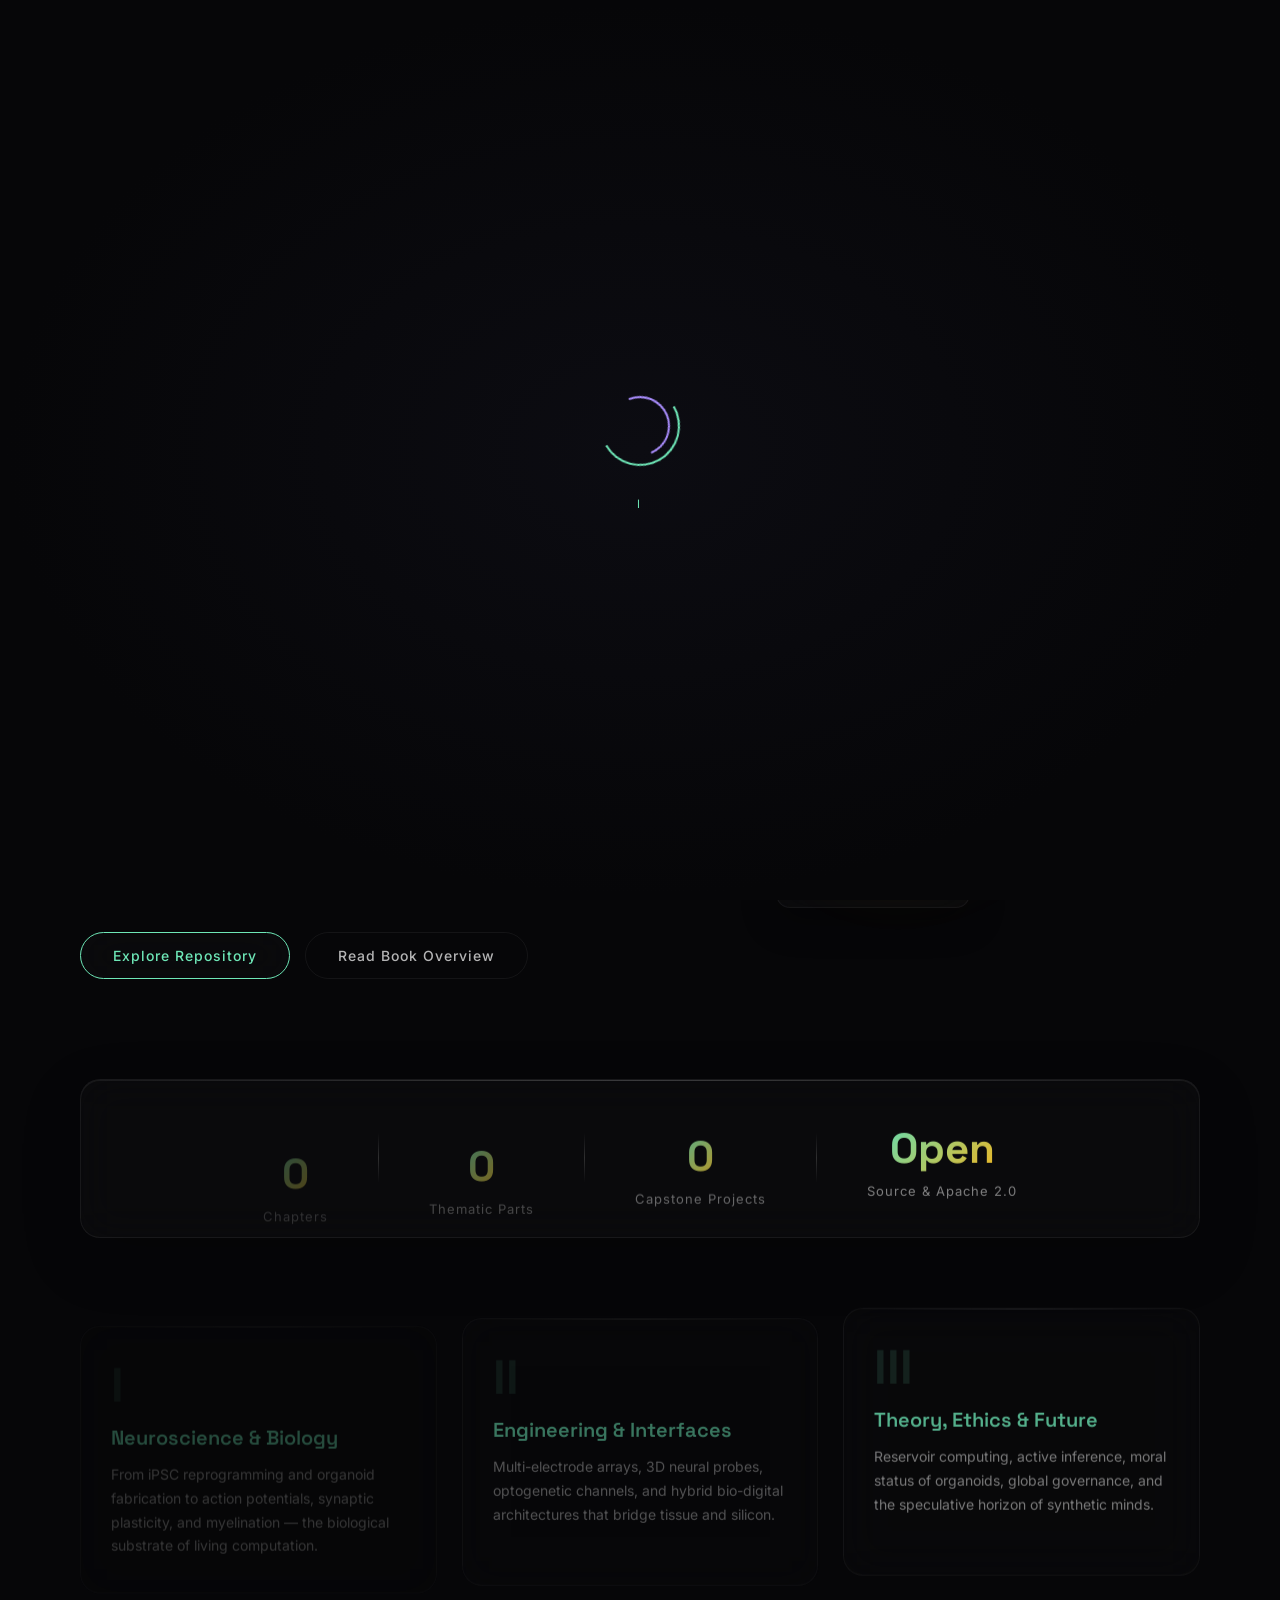
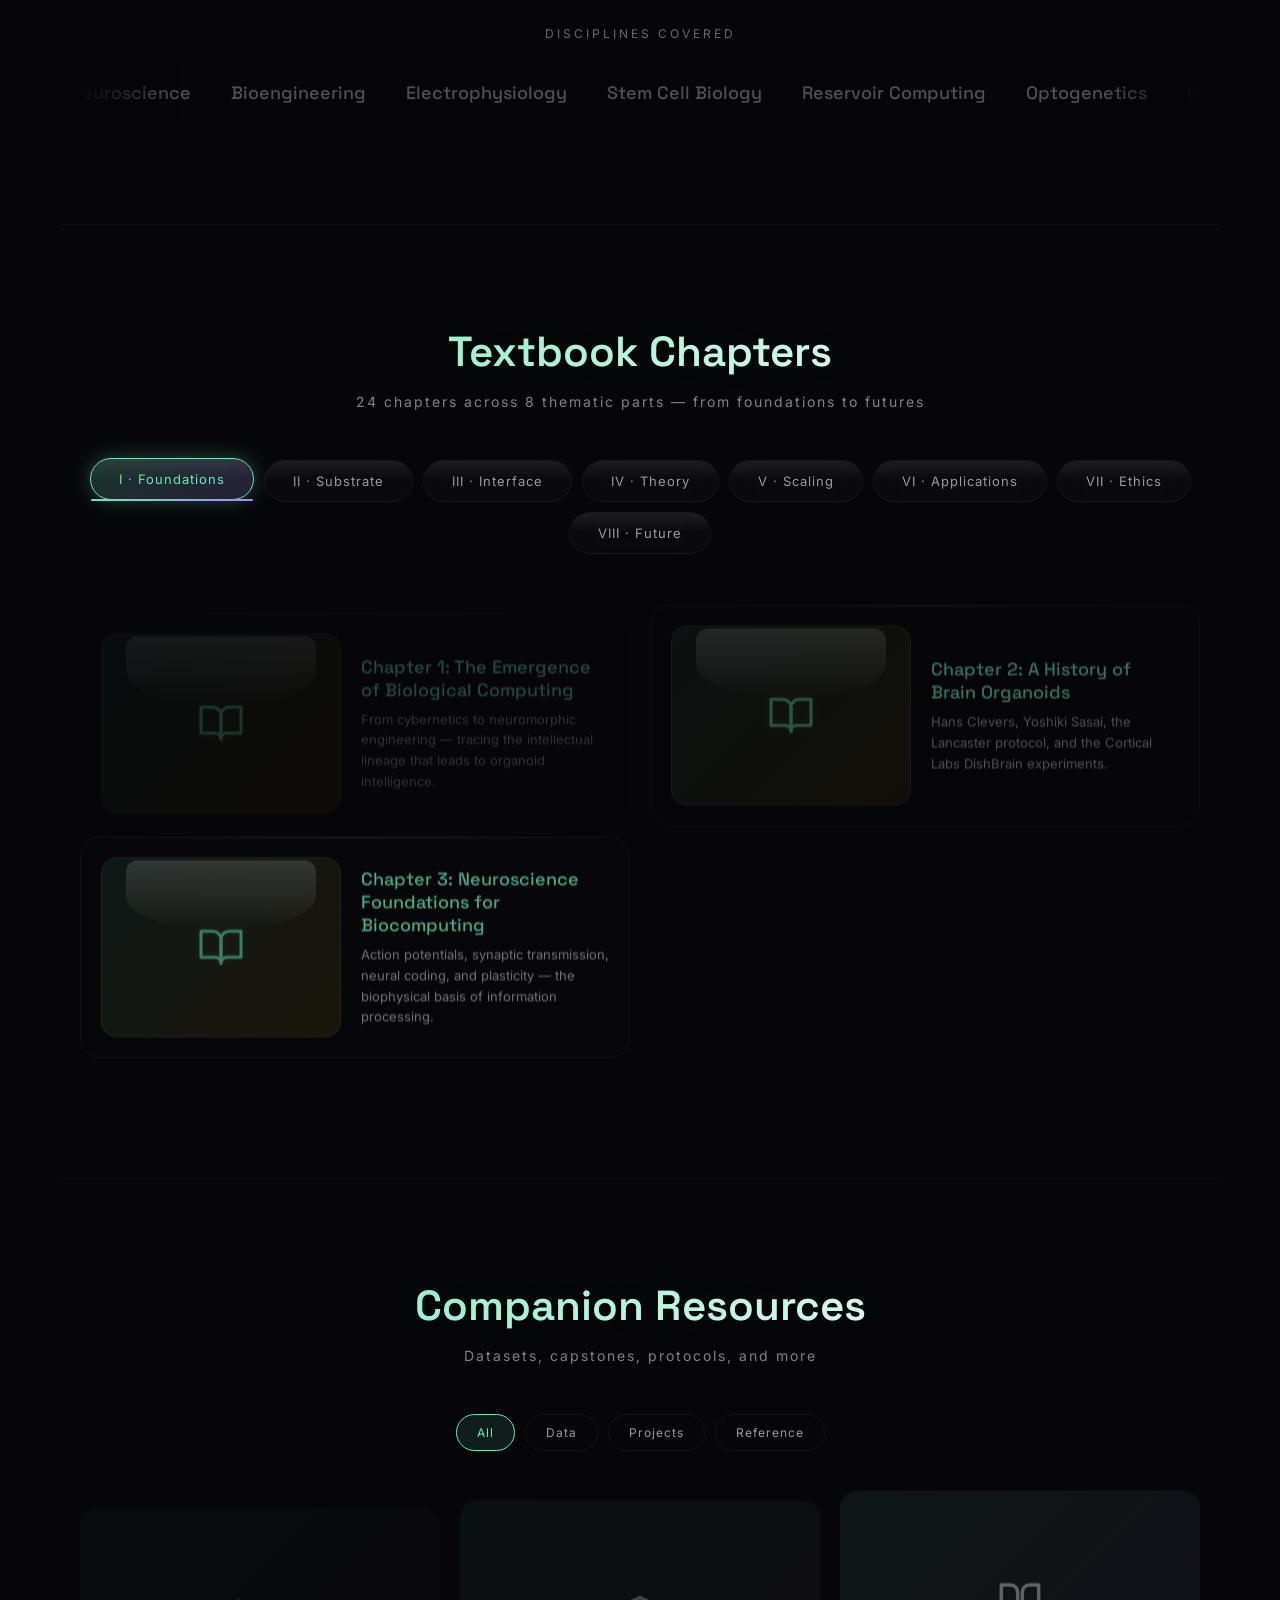
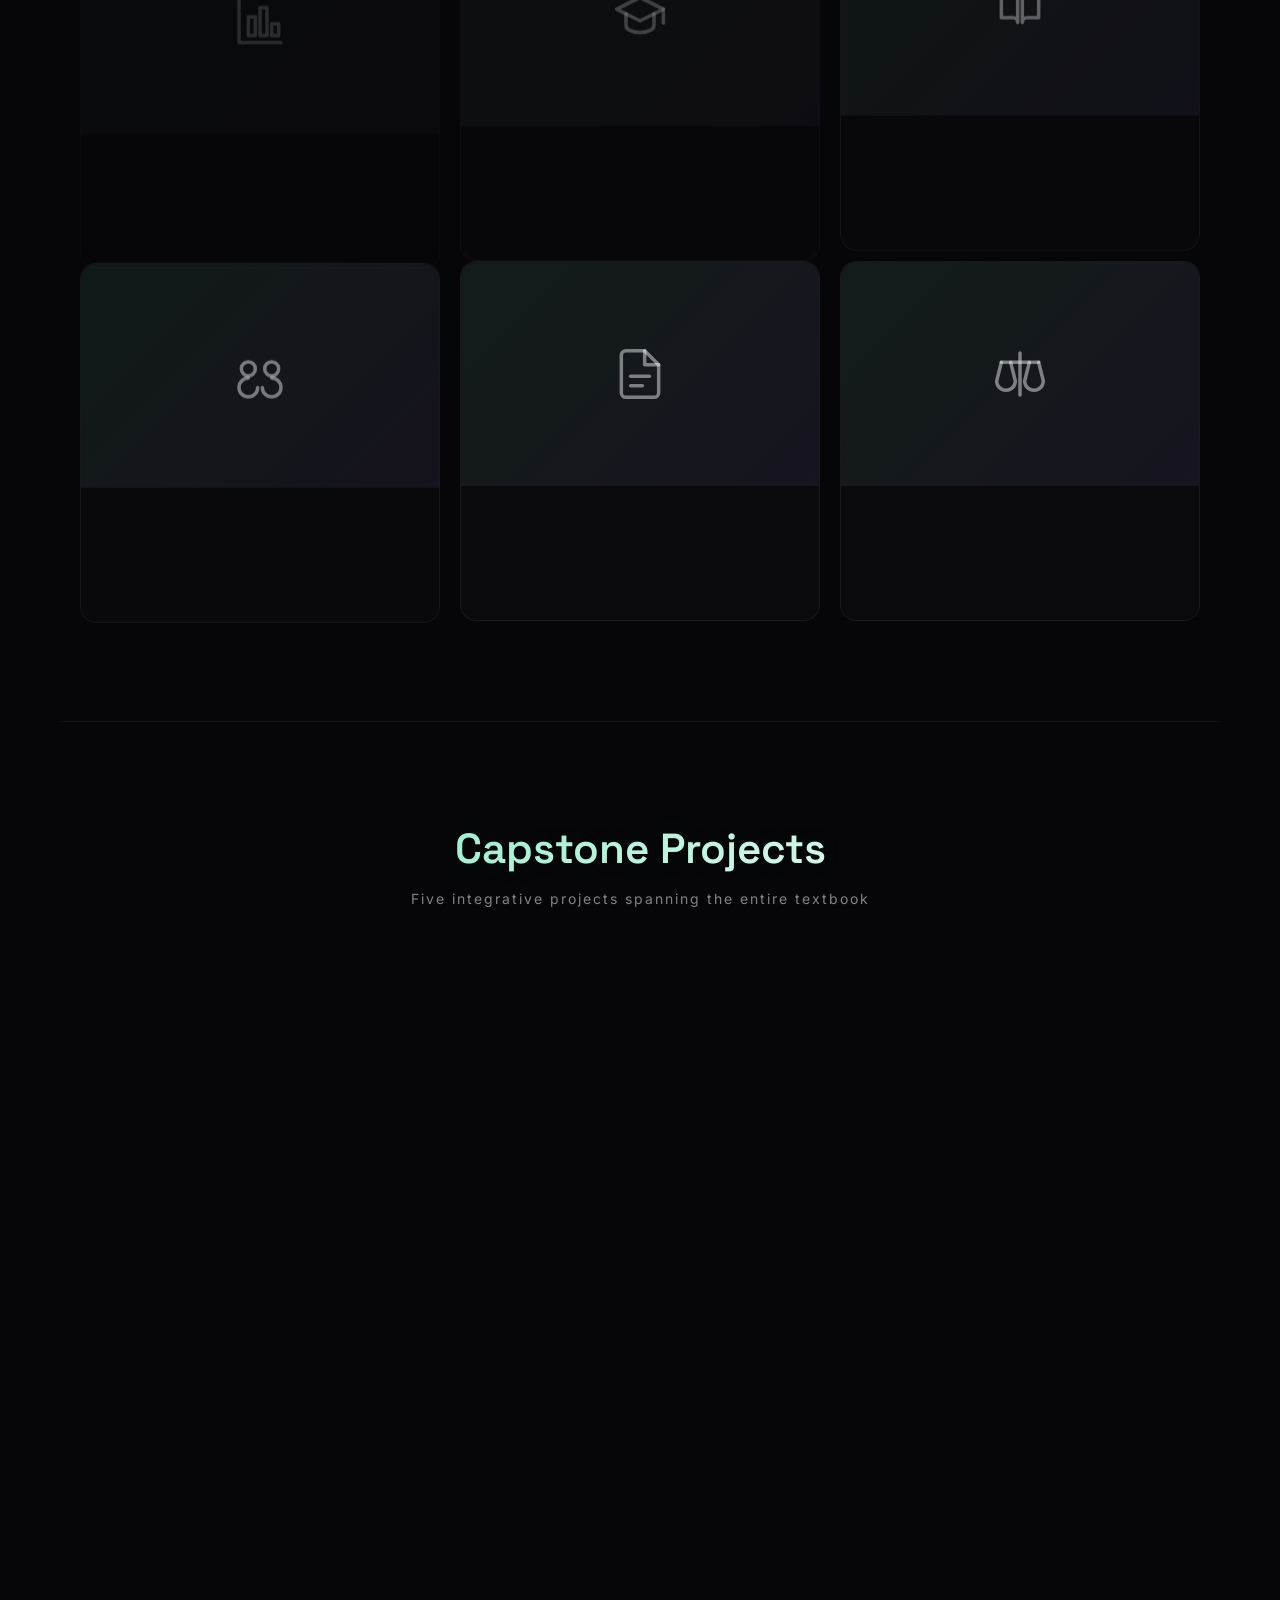
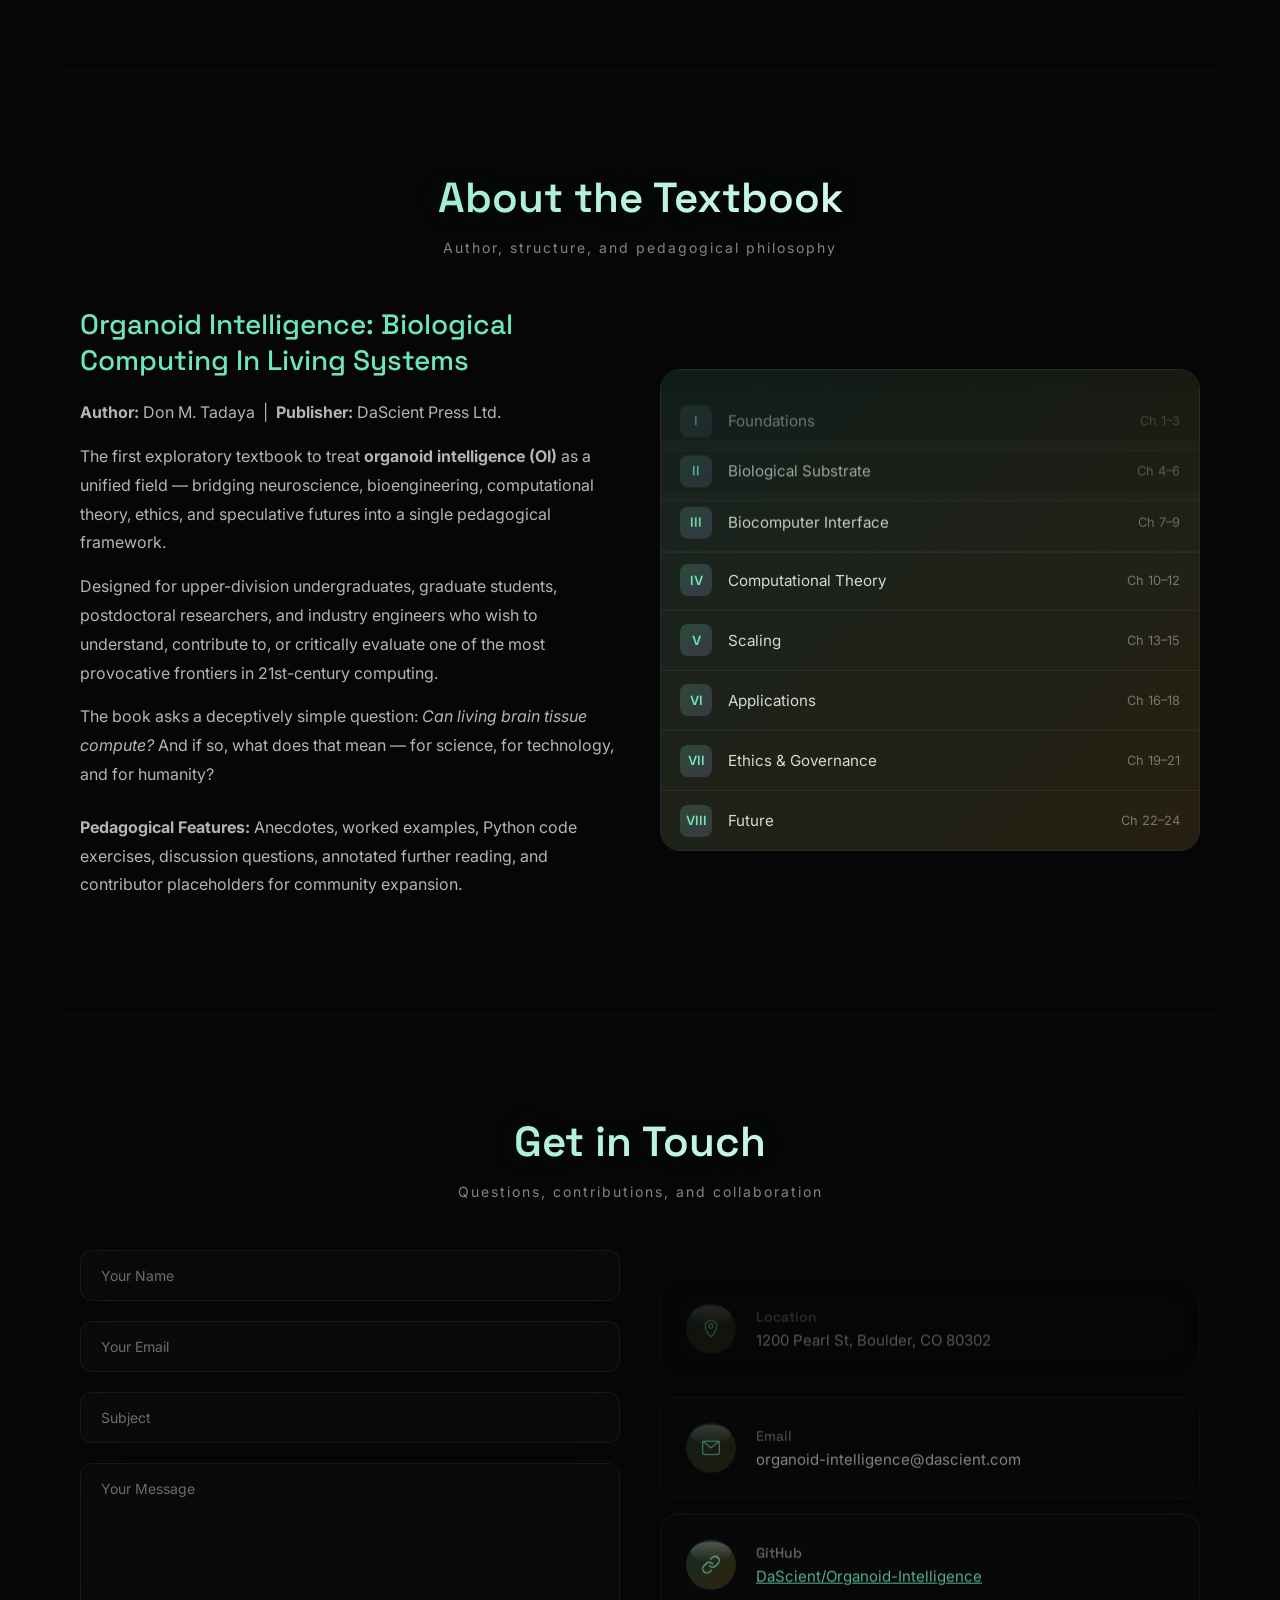
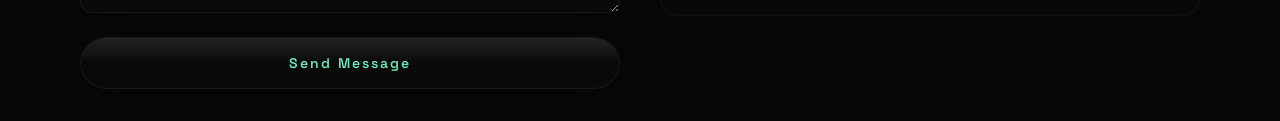
<file: index.html>
<!DOCTYPE html>
<html lang="en">
<head>
    <meta charset="UTF-8">
    <meta http-equiv="refresh" content="0; url=frontend/index.html">
    <title>Organoid Intelligence — DaScient</title>
</head>
<body>
    <p>Redirecting to <a href="frontend/index.html">Organoid Intelligence</a>...</p>
</body>
</html>
</file>
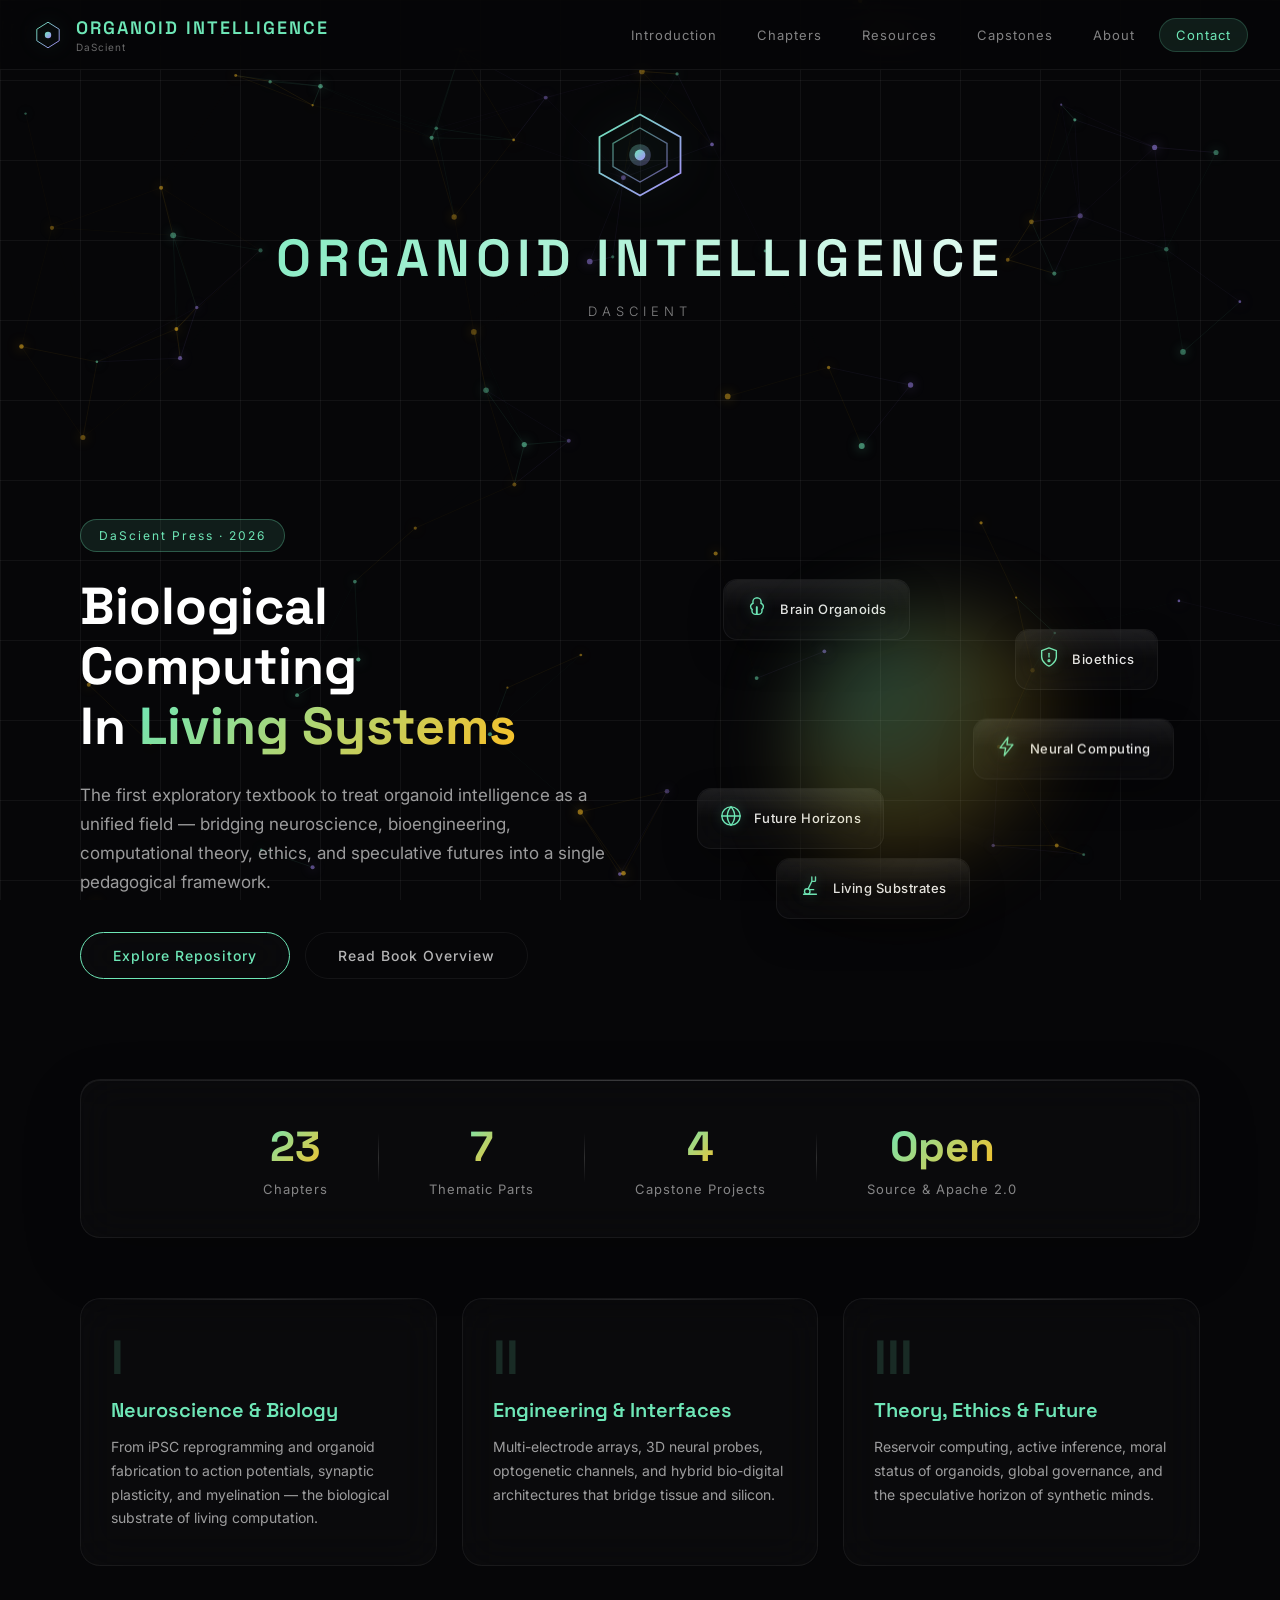
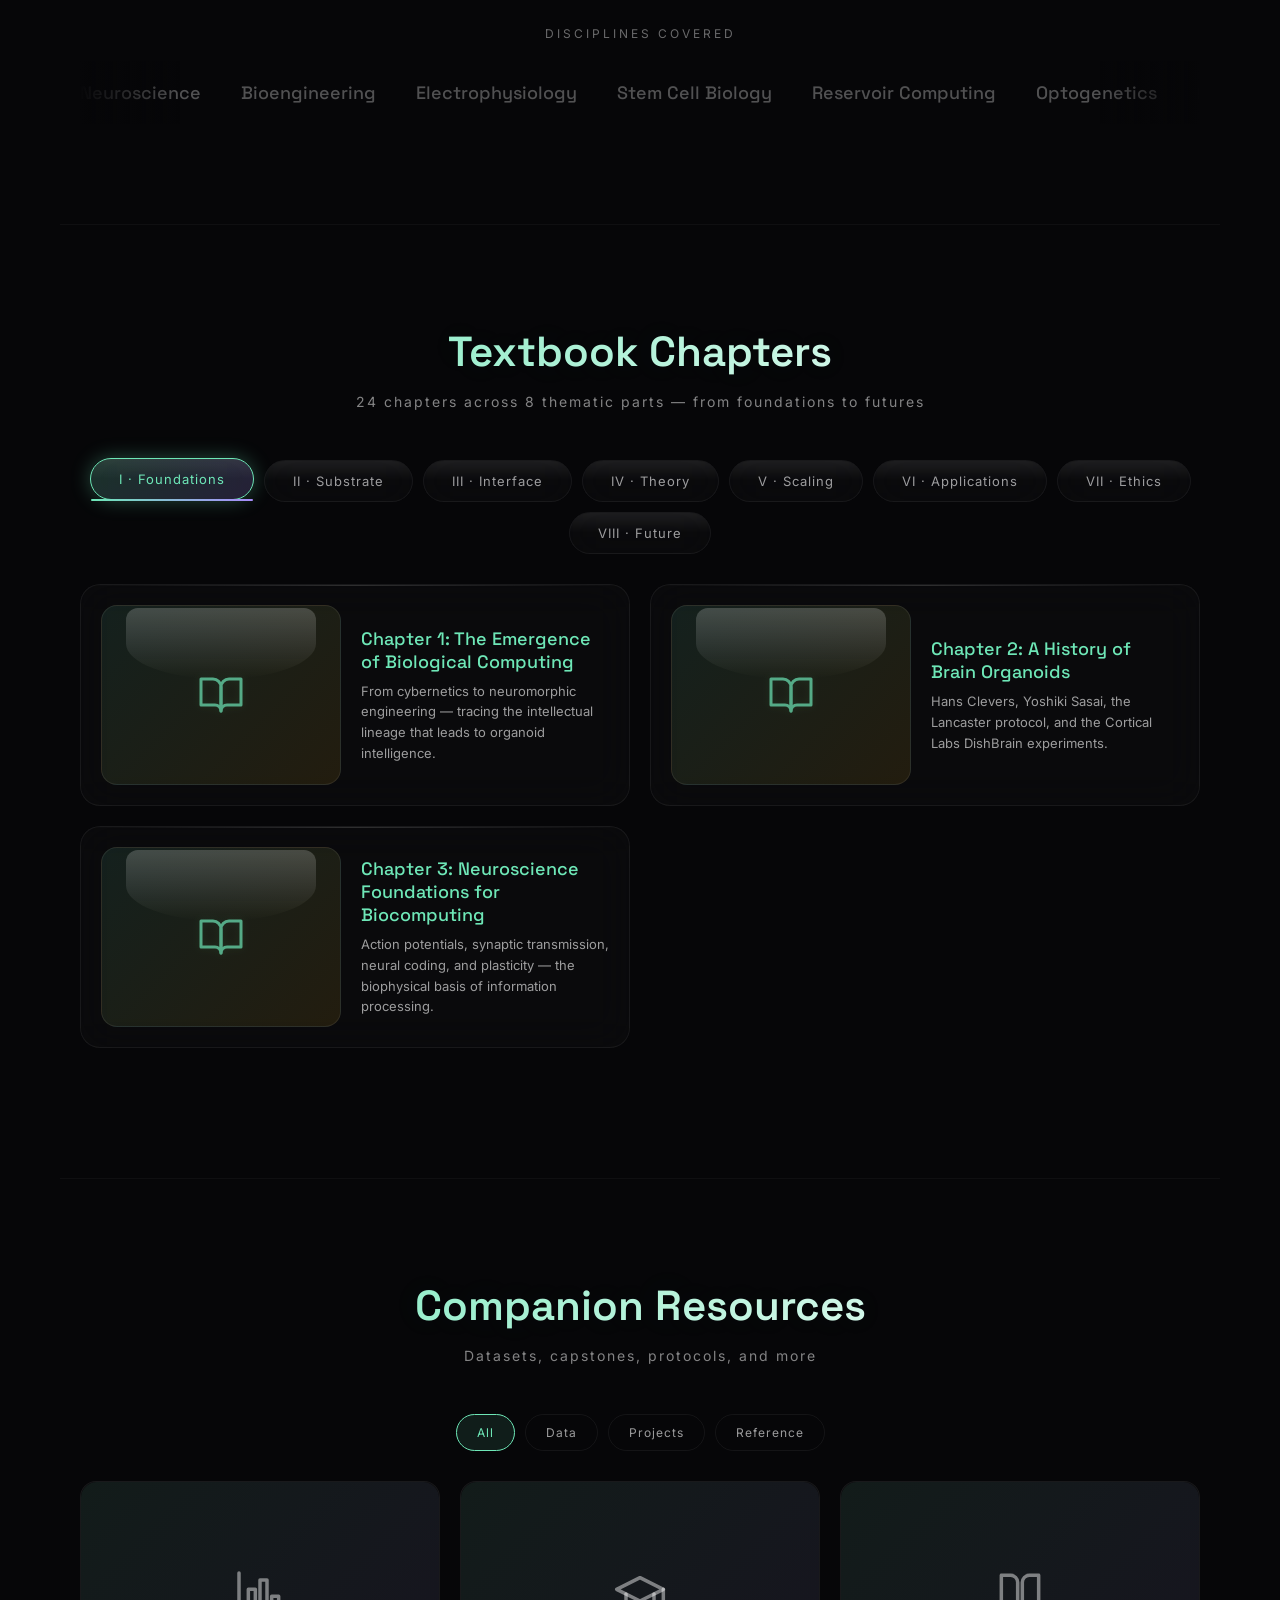
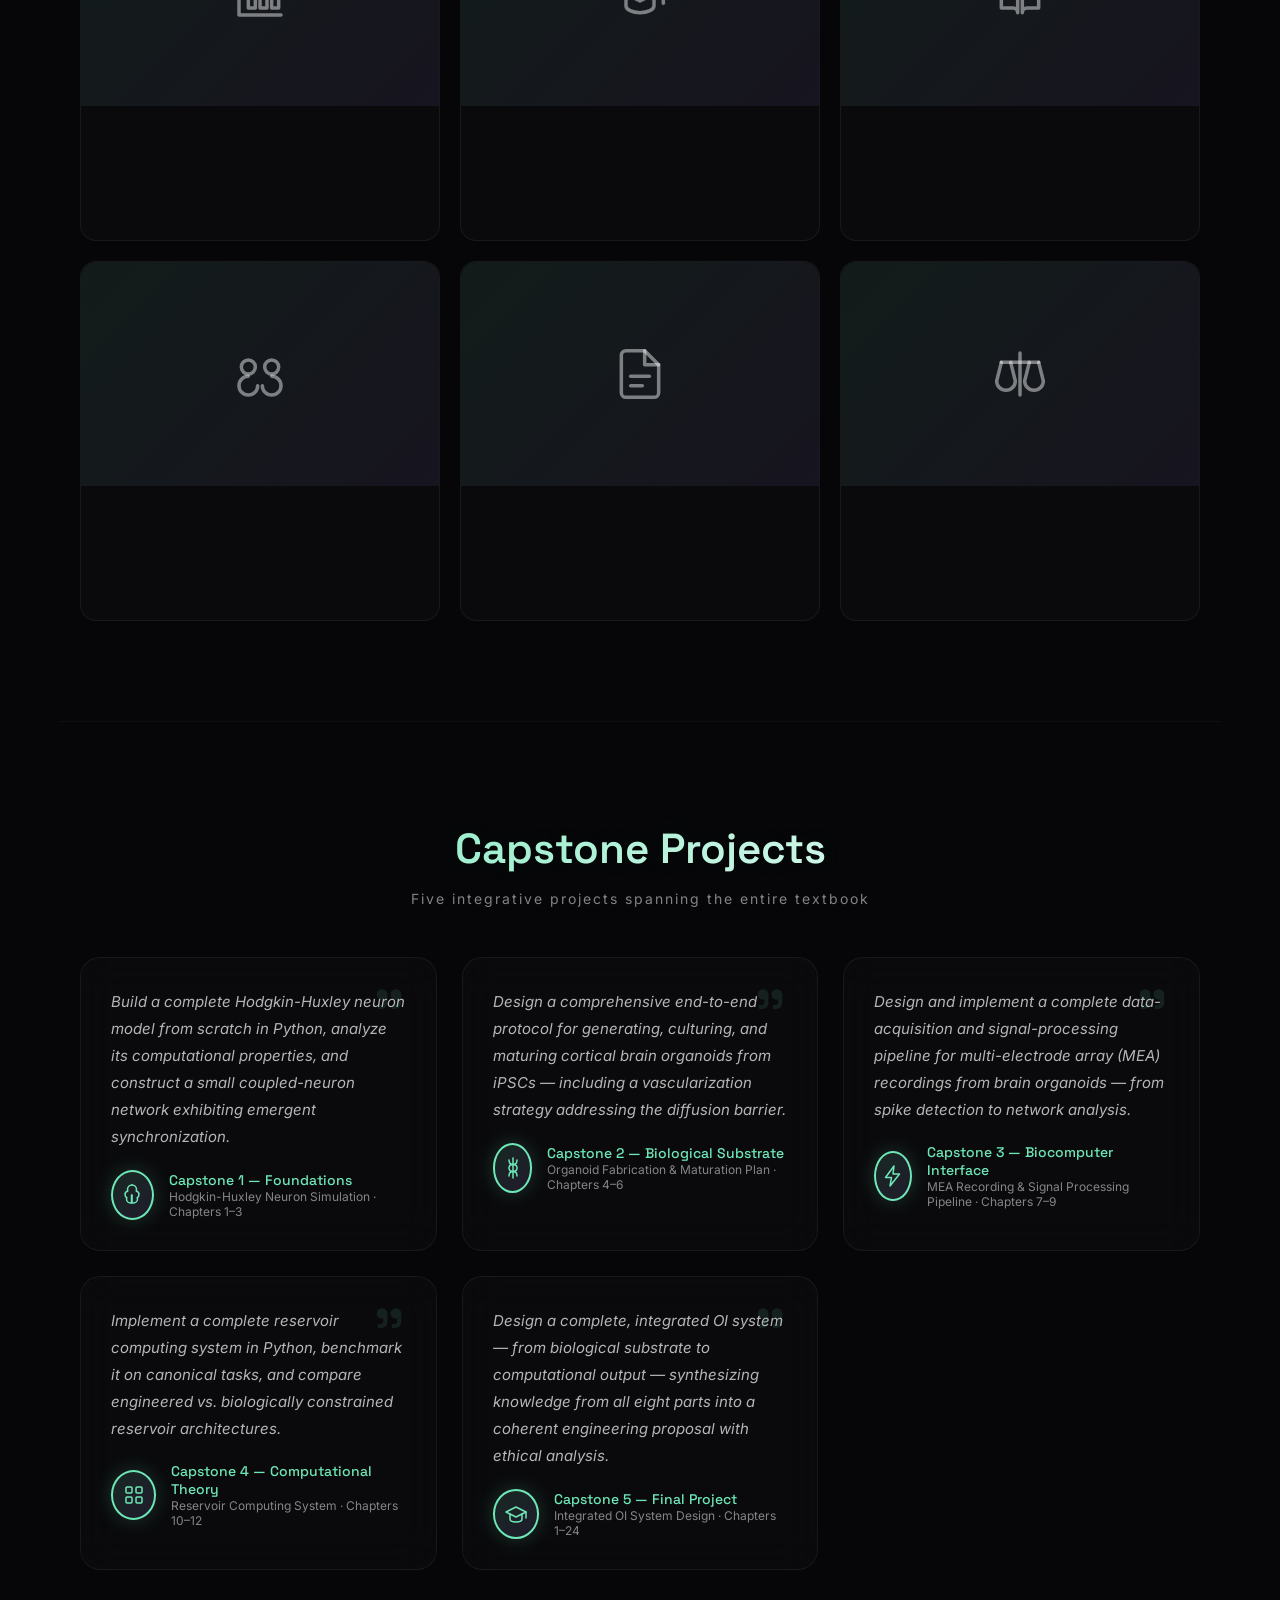
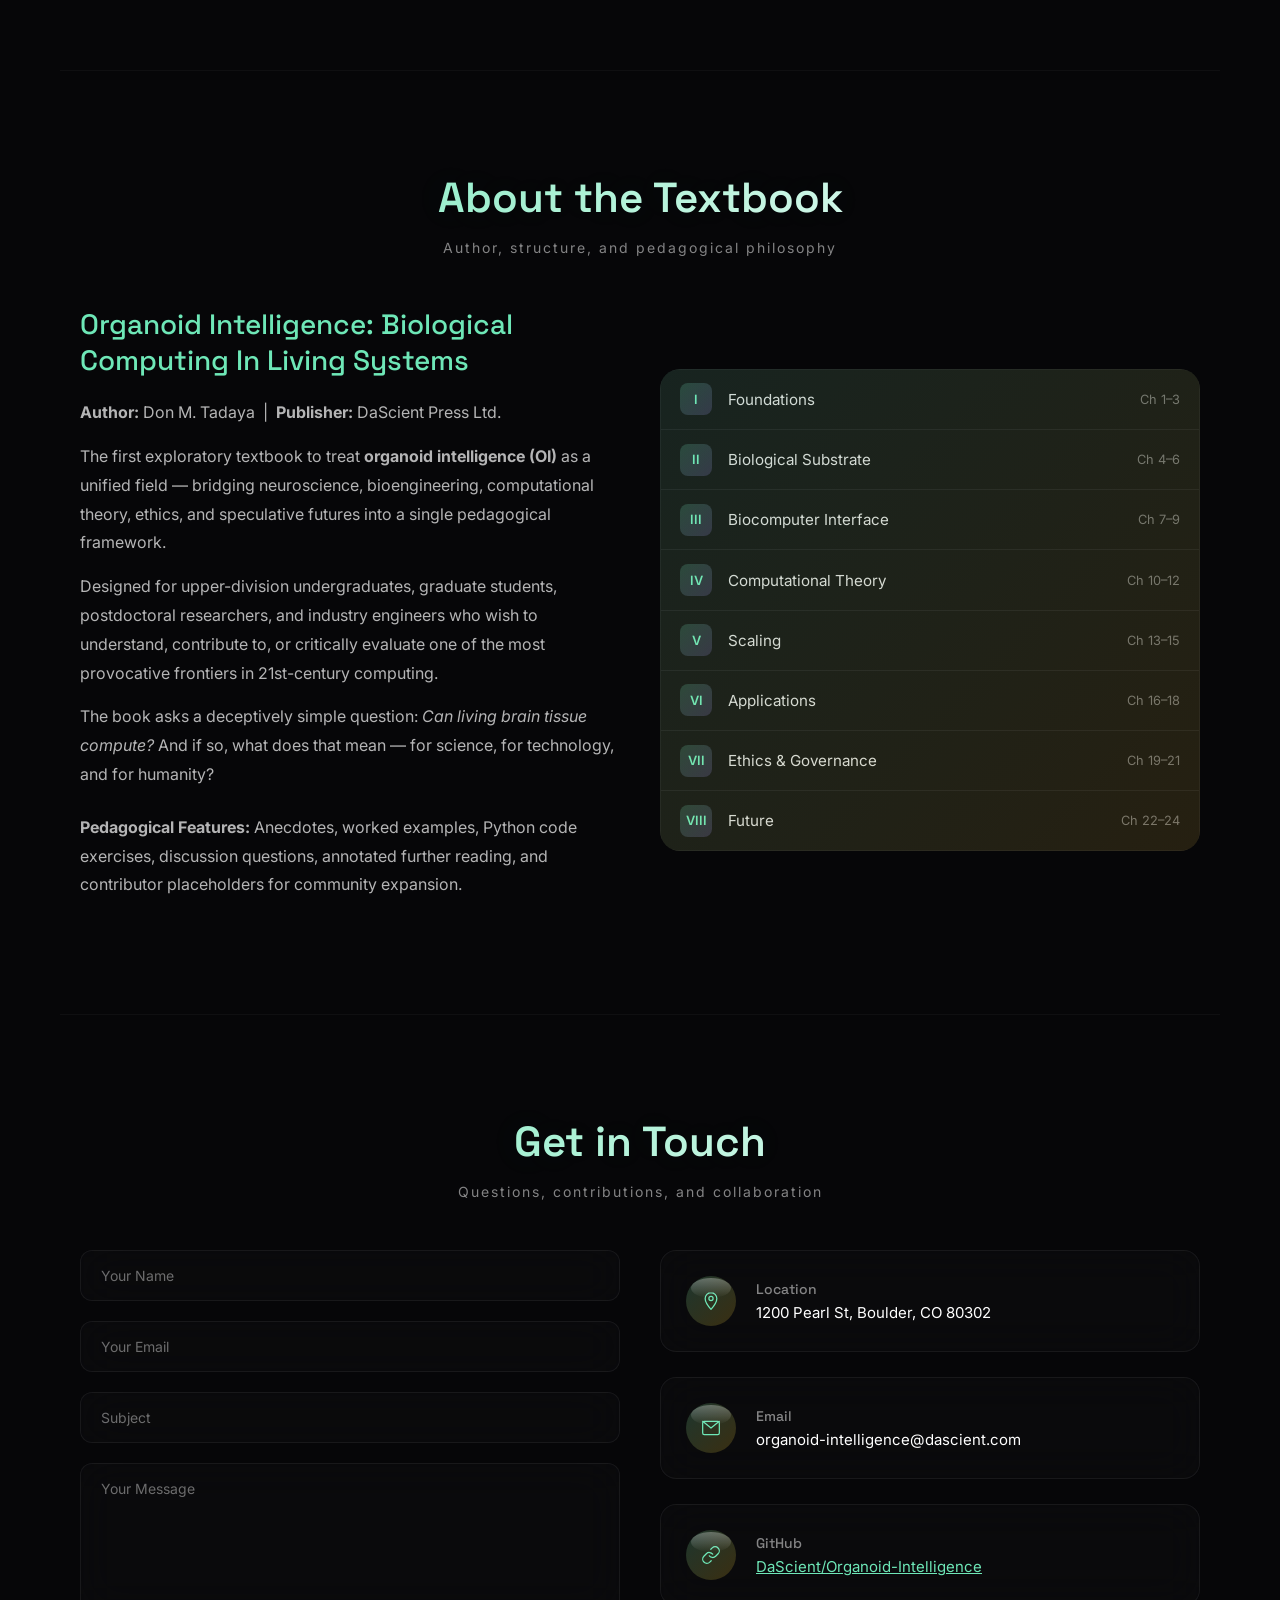
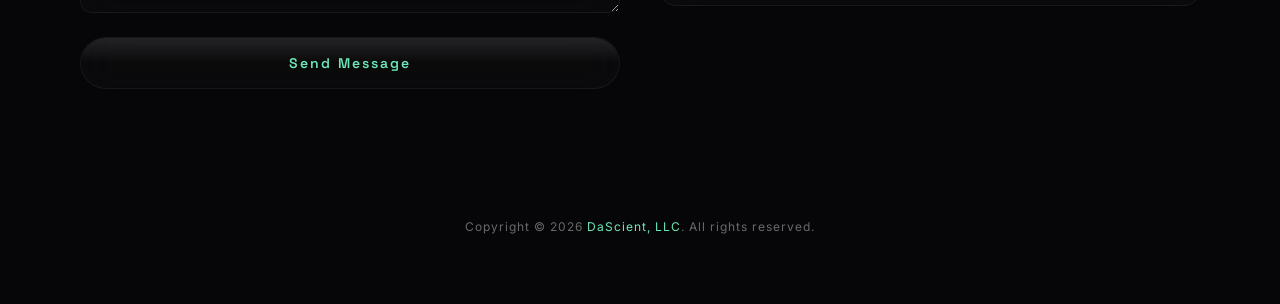
<file: frontend/index.html>
<!DOCTYPE html>
<html lang="en">
<head>
    <meta charset="UTF-8">
    <meta name="viewport" content="width=device-width, initial-scale=1.0">
    <title>Organoid Intelligence — Biological Computing In Living Systems</title>
    <link rel="icon" href="data:;base64,iVBORw0KGgo=">
    <link rel="preconnect" href="https://fonts.googleapis.com">
    <link rel="preconnect" href="https://fonts.gstatic.com" crossorigin>
    <link href="https://fonts.googleapis.com/css2?family=Inter:wght@200;300;400;500;600&family=Space+Grotesk:wght@400;500;600;700&display=swap" rel="stylesheet">
    <link rel="stylesheet" href="templatemo-nexaverse.css">
</head>
<body>
    <div class="loading-screen" id="loadingScreen">
        <div class="loader-ring"></div>
        <div class="loading-text">Initializing Organoid Intelligence...</div>
    </div>

    <div class="ambient-bg">
        <div class="orb orb-1"></div>
        <div class="orb orb-2"></div>
        <div class="orb orb-3"></div>
    </div>

    <div class="grid-overlay"></div>

    <nav class="site-nav" id="siteNav">
        <div class="nav-brand">
            <svg viewBox="0 0 100 100" xmlns="http://www.w3.org/2000/svg">
                <defs>
                    <linearGradient id="navLogoGrad" x1="0%" y1="0%" x2="100%" y2="100%">
                        <stop offset="0%" style="stop-color:#6ee7b7"/>
                        <stop offset="100%" style="stop-color:#a78bfa"/>
                    </linearGradient>
                </defs>
                <polygon points="50,10 85,32 85,68 50,90 15,68 15,32" fill="none" stroke="url(#navLogoGrad)" stroke-width="3"/>
                <circle cx="50" cy="50" r="10" fill="url(#navLogoGrad)"/>
            </svg>
            <div>
                <div class="nav-brand-name">Organoid Intelligence</div>
                <div class="nav-brand-sub">DaScient</div>
            </div>
        </div>
        <div class="nav-links">
            <a href="#introduction" class="nav-link active">Introduction</a>
            <a href="#chapters" class="nav-link">Chapters</a>
            <a href="#resources" class="nav-link">Resources</a>
            <a href="#capstones" class="nav-link">Capstones</a>
            <a href="#about" class="nav-link">About</a>
            <a href="#contact" class="nav-link">Contact</a>
        </div>
    </nav>

    <div class="container">
        <div class="header" id="mainHeader">
            <div class="logo">
                <svg viewBox="0 0 100 100" xmlns="http://www.w3.org/2000/svg">
                    <defs>
                        <linearGradient id="logoGradient" x1="0%" y1="0%" x2="100%" y2="100%">
                            <stop offset="0%" style="stop-color:#6ee7b7"/>
                            <stop offset="100%" style="stop-color:#a78bfa"/>
                        </linearGradient>
                    </defs>
                    <polygon points="50,5 95,30 95,70 50,95 5,70 5,30" fill="none" stroke="url(#logoGradient)" stroke-width="2"/>
                    <polygon points="50,20 80,37 80,63 50,80 20,63 20,37" fill="none" stroke="url(#logoGradient)" stroke-width="1.5" opacity="0.6"/>
                    <circle cx="50" cy="50" r="12" fill="url(#logoGradient)" opacity="0.3"/>
                    <circle cx="50" cy="50" r="6" fill="url(#logoGradient)"/>
                </svg>
            </div>
            <h1 class="brand-name">Organoid Intelligence</h1>
            <p class="tagline">DaScient</p>
        </div>

        <div id="contentArea">

            <div class="content-section" id="introduction">

                <div class="intro-hero">
                    <div class="intro-hero-content">
                        <span class="intro-badge">DaScient Press · 2026</span>
                        <h1 class="intro-headline">Biological Computing<br>In <span>Living Systems</span></h1>
                        <p class="intro-subtext">The first exploratory textbook to treat organoid intelligence as a unified field — bridging neuroscience, bioengineering, computational theory, ethics, and speculative futures into a single pedagogical framework.</p>
                        <div class="intro-cta-group">
                            <a href="https://github.com/DaScient/Organoid-Intelligence" target="_blank" class="intro-cta-primary" style="text-decoration:none;">Explore Repository</a>
                            <a href="https://github.com/DaScient/Organoid-Intelligence/blob/main/docs/textbook/BOOK_OVERVIEW.md" target="_blank" class="intro-cta-secondary" style="text-decoration:none;">Read Book Overview</a>
                        </div>
                    </div>
                    <div class="intro-hero-visual">
                        <div class="intro-floating-card card-1">
                            <span class="card-icon"><svg class="card-icon-svg" width="22" height="22" viewBox="0 0 24 24" fill="none" stroke="currentColor" stroke-width="1.5" stroke-linecap="round" stroke-linejoin="round"><path d="M12 2C9.5 2 7.5 4 7.5 6.5c0 .5.1 1 .3 1.5C6.1 8.5 5 10 5 11.5c0 1.3.7 2.5 1.8 3.2-.1.4-.3.9-.3 1.3 0 2.2 1.8 4 4 4h1V12"/><path d="M12 2c2.5 0 4.5 2 4.5 4.5c0 .5-.1 1-.3 1.5c1.7.5 2.8 2 2.8 3.5c0 1.3-.7 2.5-1.8 3.2.1.4.3.9.3 1.3c0 2.2-1.8 4-4 4h-1.5V12"/></svg></span>
                            <span class="card-text">Brain Organoids</span>
                        </div>
                        <div class="intro-floating-card card-2">
                            <span class="card-icon"><svg class="card-icon-svg" width="22" height="22" viewBox="0 0 24 24" fill="none" stroke="currentColor" stroke-width="1.5" stroke-linecap="round" stroke-linejoin="round"><path d="M13 2L4.5 13.5h6L9 22l9.5-12h-6.5L13 2z"/></svg></span>
                            <span class="card-text">Neural Computing</span>
                        </div>
                        <div class="intro-floating-card card-3">
                            <span class="card-icon"><svg class="card-icon-svg" width="22" height="22" viewBox="0 0 24 24" fill="none" stroke="currentColor" stroke-width="1.5" stroke-linecap="round" stroke-linejoin="round"><path d="M14 2v4a1 1 0 001 1h2a1 1 0 001-1V2"/><path d="M14 7l-4 8"/><circle cx="9" cy="18" r="3"/><path d="M5 21h14"/><path d="M12 16h4"/></svg></span>
                            <span class="card-text">Living Substrates</span>
                        </div>
                        <div class="intro-floating-card card-4">
                            <span class="card-icon"><svg class="card-icon-svg" width="22" height="22" viewBox="0 0 24 24" fill="none" stroke="currentColor" stroke-width="1.5" stroke-linecap="round" stroke-linejoin="round"><path d="M12 22s8-4 8-10V5l-8-3-8 3v7c0 6 8 10 8 10z"/><path d="M12 8v4"/><circle cx="12" cy="16" r="1"/></svg></span>
                            <span class="card-text">Bioethics</span>
                        </div>
                        <div class="intro-floating-card card-5">
                            <span class="card-icon"><svg class="card-icon-svg" width="22" height="22" viewBox="0 0 24 24" fill="none" stroke="currentColor" stroke-width="1.5" stroke-linecap="round" stroke-linejoin="round"><circle cx="12" cy="12" r="10"/><path d="M12 2a15.3 15.3 0 014 10 15.3 15.3 0 01-4 10 15.3 15.3 0 01-4-10 15.3 15.3 0 014-10z"/><path d="M2 12h20"/></svg></span>
                            <span class="card-text">Future Horizons</span>
                        </div>
                        <div class="intro-orb"></div>
                    </div>
                </div>

                <div class="intro-metrics">
                    <div class="metric-item">
                        <span class="metric-value" data-target="24">0</span>
                        <span class="metric-label">Chapters</span>
                    </div>
                    <div class="metric-divider"></div>
                    <div class="metric-item">
                        <span class="metric-value" data-target="8">0</span>
                        <span class="metric-label">Thematic Parts</span>
                    </div>
                    <div class="metric-divider"></div>
                    <div class="metric-item">
                        <span class="metric-value" data-target="5">0</span>
                        <span class="metric-label">Capstone Projects</span>
                    </div>
                    <div class="metric-divider"></div>
                    <div class="metric-item">
                        <span class="metric-value">Open</span>
                        <span class="metric-label">Source &amp; Apache 2.0</span>
                    </div>
                </div>

                <div class="intro-values">
                    <div class="value-card">
                        <div class="value-number">I</div>
                        <h3>Neuroscience &amp; Biology</h3>
                        <p>From iPSC reprogramming and organoid fabrication to action potentials, synaptic plasticity, and myelination — the biological substrate of living computation.</p>
                    </div>
                    <div class="value-card">
                        <div class="value-number">II</div>
                        <h3>Engineering &amp; Interfaces</h3>
                        <p>Multi-electrode arrays, 3D neural probes, optogenetic channels, and hybrid bio-digital architectures that bridge tissue and silicon.</p>
                    </div>
                    <div class="value-card">
                        <div class="value-number">III</div>
                        <h3>Theory, Ethics &amp; Future</h3>
                        <p>Reservoir computing, active inference, moral status of organoids, global governance, and the speculative horizon of synthetic minds.</p>
                    </div>
                </div>

                <div class="intro-tech">
                    <p class="tech-label">Disciplines Covered</p>
                    <div class="tech-marquee">
                        <div class="tech-track">
                            <span class="tech-item">Neuroscience</span>
                            <span class="tech-item">Bioengineering</span>
                            <span class="tech-item">Electrophysiology</span>
                            <span class="tech-item">Stem Cell Biology</span>
                            <span class="tech-item">Reservoir Computing</span>
                            <span class="tech-item">Optogenetics</span>
                            <span class="tech-item">Information Theory</span>
                            <span class="tech-item">Bioethics</span>
                            <span class="tech-item">Python</span>
                            <span class="tech-item">Signal Processing</span>
                            <span class="tech-item">Neuroscience</span>
                            <span class="tech-item">Bioengineering</span>
                        </div>
                    </div>
                </div>
            </div>

            <div class="content-section" id="chapters">
                <div class="section-header">
                    <h2 class="section-title">Textbook Chapters</h2>
                    <p class="section-subtitle">24 chapters across 8 thematic parts — from foundations to futures</p>
                </div>

                <div class="tabs-container">
                    <div class="tab-buttons">
                        <button class="tab-btn active" onclick="switchTab(this, 'part1')">I · Foundations</button>
                        <button class="tab-btn" onclick="switchTab(this, 'part2')">II · Substrate</button>
                        <button class="tab-btn" onclick="switchTab(this, 'part3')">III · Interface</button>
                        <button class="tab-btn" onclick="switchTab(this, 'part4')">IV · Theory</button>
                        <button class="tab-btn" onclick="switchTab(this, 'part5')">V · Scaling</button>
                        <button class="tab-btn" onclick="switchTab(this, 'part6')">VI · Applications</button>
                        <button class="tab-btn" onclick="switchTab(this, 'part7')">VII · Ethics</button>
                        <button class="tab-btn" onclick="switchTab(this, 'part8')">VIII · Future</button>
                    </div>

                    <div class="tab-content">
                        <div class="tab-pane active" id="part1">
                            <div class="services-list">
                                <a href="https://github.com/DaScient/Organoid-Intelligence/blob/main/docs/textbook/part-01-foundations/chapter-01-emergence-biological-computing.md" target="_blank" class="service-row" style="text-decoration:none;color:inherit;">
                                    <div class="service-row-icon"><svg width="48" height="48" viewBox="0 0 24 24" fill="none" stroke="currentColor" stroke-width="1.5" stroke-linecap="round" stroke-linejoin="round"><path d="M2 4h6a4 4 0 014 4v12a3 3 0 00-3-3H2z"/><path d="M22 4h-6a4 4 0 00-4 4v12a3 3 0 013-3h7z"/></svg></div>
                                    <div class="service-row-content">
                                        <h4>Chapter 1: The Emergence of Biological Computing</h4>
                                        <p>From cybernetics to neuromorphic engineering — tracing the intellectual lineage that leads to organoid intelligence.</p>
                                    </div>
                                    <div class="service-row-arrow">→</div>
                                </a>
                                <a href="https://github.com/DaScient/Organoid-Intelligence/blob/main/docs/textbook/part-01-foundations/chapter-02-history-brain-organoids.md" target="_blank" class="service-row" style="text-decoration:none;color:inherit;">
                                    <div class="service-row-icon"><svg width="48" height="48" viewBox="0 0 24 24" fill="none" stroke="currentColor" stroke-width="1.5" stroke-linecap="round" stroke-linejoin="round"><path d="M2 4h6a4 4 0 014 4v12a3 3 0 00-3-3H2z"/><path d="M22 4h-6a4 4 0 00-4 4v12a3 3 0 013-3h7z"/></svg></div>
                                    <div class="service-row-content">
                                        <h4>Chapter 2: A History of Brain Organoids</h4>
                                        <p>Hans Clevers, Yoshiki Sasai, the Lancaster protocol, and the Cortical Labs DishBrain experiments.</p>
                                    </div>
                                    <div class="service-row-arrow">→</div>
                                </a>
                                <a href="https://github.com/DaScient/Organoid-Intelligence/blob/main/docs/textbook/part-01-foundations/chapter-03-neuroscience-foundations.md" target="_blank" class="service-row" style="text-decoration:none;color:inherit;">
                                    <div class="service-row-icon"><svg width="48" height="48" viewBox="0 0 24 24" fill="none" stroke="currentColor" stroke-width="1.5" stroke-linecap="round" stroke-linejoin="round"><path d="M2 4h6a4 4 0 014 4v12a3 3 0 00-3-3H2z"/><path d="M22 4h-6a4 4 0 00-4 4v12a3 3 0 013-3h7z"/></svg></div>
                                    <div class="service-row-content">
                                        <h4>Chapter 3: Neuroscience Foundations for Biocomputing</h4>
                                        <p>Action potentials, synaptic transmission, neural coding, and plasticity — the biophysical basis of information processing.</p>
                                    </div>
                                    <div class="service-row-arrow">→</div>
                                </a>
                            </div>
                        </div>

                        <div class="tab-pane" id="part2">
                            <div class="services-list">
                                <a href="https://github.com/DaScient/Organoid-Intelligence/blob/main/docs/textbook/part-02-biological-substrate/chapter-04-engineering-brain-organoids.md" target="_blank" class="service-row" style="text-decoration:none;color:inherit;">
                                    <div class="service-row-icon"><svg width="48" height="48" viewBox="0 0 24 24" fill="none" stroke="currentColor" stroke-width="1.5" stroke-linecap="round" stroke-linejoin="round"><path d="M12 2v20"/><path d="M8 4c0 2.5 1.5 4.5 4 4.5s4-2 4-4.5"/><path d="M8 20c0-2.5 1.5-4.5 4-4.5s4 2 4 4.5"/><path d="M8 12c0-2 1.5-3.5 4-3.5s4 1.5 4 3.5c0 2-1.5 3.5-4 3.5s-4-1.5-4-3.5z"/></svg></div>
                                    <div class="service-row-content">
                                        <h4>Chapter 4: Engineering Brain Organoids</h4>
                                        <p>iPSC reprogramming, neural induction, 3D culture, maturation protocols, and quality control.</p>
                                    </div>
                                    <div class="service-row-arrow">→</div>
                                </a>
                                <a href="https://github.com/DaScient/Organoid-Intelligence/blob/main/docs/textbook/part-02-biological-substrate/chapter-05-vascularization-challenge.md" target="_blank" class="service-row" style="text-decoration:none;color:inherit;">
                                    <div class="service-row-icon"><svg width="48" height="48" viewBox="0 0 24 24" fill="none" stroke="currentColor" stroke-width="1.5" stroke-linecap="round" stroke-linejoin="round"><path d="M12 2v20"/><path d="M8 4c0 2.5 1.5 4.5 4 4.5s4-2 4-4.5"/><path d="M8 20c0-2.5 1.5-4.5 4-4.5s4 2 4 4.5"/><path d="M8 12c0-2 1.5-3.5 4-3.5s4 1.5 4 3.5c0 2-1.5 3.5-4 3.5s-4-1.5-4-3.5z"/></svg></div>
                                    <div class="service-row-content">
                                        <h4>Chapter 5: The Vascularization Challenge</h4>
                                        <p>Microfluidic, co-culture, and bioprinting approaches to overcoming the diffusion barrier.</p>
                                    </div>
                                    <div class="service-row-arrow">→</div>
                                </a>
                                <a href="https://github.com/DaScient/Organoid-Intelligence/blob/main/docs/textbook/part-02-biological-substrate/chapter-06-myelination-signal-propagation.md" target="_blank" class="service-row" style="text-decoration:none;color:inherit;">
                                    <div class="service-row-icon"><svg width="48" height="48" viewBox="0 0 24 24" fill="none" stroke="currentColor" stroke-width="1.5" stroke-linecap="round" stroke-linejoin="round"><path d="M12 2v20"/><path d="M8 4c0 2.5 1.5 4.5 4 4.5s4-2 4-4.5"/><path d="M8 20c0-2.5 1.5-4.5 4-4.5s4 2 4 4.5"/><path d="M8 12c0-2 1.5-3.5 4-3.5s4 1.5 4 3.5c0 2-1.5 3.5-4 3.5s-4-1.5-4-3.5z"/></svg></div>
                                    <div class="service-row-content">
                                        <h4>Chapter 6: Myelination and Signal Propagation</h4>
                                        <p>The role of myelin in reliable, high-speed neural signal transmission within organoid tissue.</p>
                                    </div>
                                    <div class="service-row-arrow">→</div>
                                </a>
                            </div>
                        </div>

                        <div class="tab-pane" id="part3">
                            <div class="services-list">
                                <a href="https://github.com/DaScient/Organoid-Intelligence/blob/main/docs/textbook/part-03-biocomputer-interface/chapter-07-electrophysiological-interfaces.md" target="_blank" class="service-row" style="text-decoration:none;color:inherit;">
                                    <div class="service-row-icon"><svg width="48" height="48" viewBox="0 0 24 24" fill="none" stroke="currentColor" stroke-width="1.5" stroke-linecap="round" stroke-linejoin="round"><path d="M13 2L4.5 13.5h6L9 22l9.5-12h-6.5L13 2z"/></svg></div>
                                    <div class="service-row-content">
                                        <h4>Chapter 7: Electrophysiological Interfaces</h4>
                                        <p>Multi-electrode arrays (MEAs), patch clamp, and high-density recording systems for neural readout.</p>
                                    </div>
                                    <div class="service-row-arrow">→</div>
                                </a>
                                <a href="https://github.com/DaScient/Organoid-Intelligence/blob/main/docs/textbook/part-03-biocomputer-interface/chapter-08-3d-neural-interfaces.md" target="_blank" class="service-row" style="text-decoration:none;color:inherit;">
                                    <div class="service-row-icon"><svg width="48" height="48" viewBox="0 0 24 24" fill="none" stroke="currentColor" stroke-width="1.5" stroke-linecap="round" stroke-linejoin="round"><path d="M13 2L4.5 13.5h6L9 22l9.5-12h-6.5L13 2z"/></svg></div>
                                    <div class="service-row-content">
                                        <h4>Chapter 8: Three-Dimensional Neural Interfaces</h4>
                                        <p>Mesh electronics, flexible probes, and neural dust that penetrate the organoid interior.</p>
                                    </div>
                                    <div class="service-row-arrow">→</div>
                                </a>
                                <a href="https://github.com/DaScient/Organoid-Intelligence/blob/main/docs/textbook/part-03-biocomputer-interface/chapter-09-optogenetic-communication.md" target="_blank" class="service-row" style="text-decoration:none;color:inherit;">
                                    <div class="service-row-icon"><svg width="48" height="48" viewBox="0 0 24 24" fill="none" stroke="currentColor" stroke-width="1.5" stroke-linecap="round" stroke-linejoin="round"><path d="M13 2L4.5 13.5h6L9 22l9.5-12h-6.5L13 2z"/></svg></div>
                                    <div class="service-row-content">
                                        <h4>Chapter 9: Optogenetic Communication</h4>
                                        <p>Genetically encoded light-sensitive proteins for optical stimulation and recording with single-cell precision.</p>
                                    </div>
                                    <div class="service-row-arrow">→</div>
                                </a>
                            </div>
                        </div>

                        <div class="tab-pane" id="part4">
                            <div class="services-list">
                                <a href="https://github.com/DaScient/Organoid-Intelligence/blob/main/docs/textbook/part-04-computational-theory/chapter-10-reservoir-computing.md" target="_blank" class="service-row" style="text-decoration:none;color:inherit;">
                                    <div class="service-row-icon"><svg width="48" height="48" viewBox="0 0 24 24" fill="none" stroke="currentColor" stroke-width="1.5" stroke-linecap="round" stroke-linejoin="round"><rect x="4" y="4" width="6" height="6" rx="1"/><rect x="14" y="4" width="6" height="6" rx="1"/><rect x="4" y="14" width="6" height="6" rx="1"/><rect x="14" y="14" width="6" height="6" rx="1"/><path d="M7 6v4M5 8h4M17 6v4M15 8h4M7 16v4M17 16v4M15 18h4"/></svg></div>
                                    <div class="service-row-content">
                                        <h4>Chapter 10: Reservoir Computing</h4>
                                        <p>Echo state networks, liquid state machines, and biological substrates as computational reservoirs.</p>
                                    </div>
                                    <div class="service-row-arrow">→</div>
                                </a>
                                <a href="https://github.com/DaScient/Organoid-Intelligence/blob/main/docs/textbook/part-04-computational-theory/chapter-11-active-inference-predictive-processing.md" target="_blank" class="service-row" style="text-decoration:none;color:inherit;">
                                    <div class="service-row-icon"><svg width="48" height="48" viewBox="0 0 24 24" fill="none" stroke="currentColor" stroke-width="1.5" stroke-linecap="round" stroke-linejoin="round"><rect x="4" y="4" width="6" height="6" rx="1"/><rect x="14" y="4" width="6" height="6" rx="1"/><rect x="4" y="14" width="6" height="6" rx="1"/><rect x="14" y="14" width="6" height="6" rx="1"/><path d="M7 6v4M5 8h4M17 6v4M15 8h4M7 16v4M17 16v4M15 18h4"/></svg></div>
                                    <div class="service-row-content">
                                        <h4>Chapter 11: Active Inference and Predictive Processing</h4>
                                        <p>Bayesian free-energy minimization and how neural systems continuously update internal world models.</p>
                                    </div>
                                    <div class="service-row-arrow">→</div>
                                </a>
                                <a href="https://github.com/DaScient/Organoid-Intelligence/blob/main/docs/textbook/part-04-computational-theory/chapter-12-neural-coding-information-theory.md" target="_blank" class="service-row" style="text-decoration:none;color:inherit;">
                                    <div class="service-row-icon"><svg width="48" height="48" viewBox="0 0 24 24" fill="none" stroke="currentColor" stroke-width="1.5" stroke-linecap="round" stroke-linejoin="round"><rect x="4" y="4" width="6" height="6" rx="1"/><rect x="14" y="4" width="6" height="6" rx="1"/><rect x="4" y="14" width="6" height="6" rx="1"/><rect x="14" y="14" width="6" height="6" rx="1"/><path d="M7 6v4M5 8h4M17 6v4M15 8h4M7 16v4M17 16v4M15 18h4"/></svg></div>
                                    <div class="service-row-content">
                                        <h4>Chapter 12: Neural Coding and Information Theory</h4>
                                        <p>Rate codes, temporal codes, population codes, and the information-theoretic tools to quantify them.</p>
                                    </div>
                                    <div class="service-row-arrow">→</div>
                                </a>
                            </div>
                        </div>

                        <div class="tab-pane" id="part5">
                            <div class="services-list">
                                <a href="https://github.com/DaScient/Organoid-Intelligence/blob/main/docs/textbook/part-05-scaling/chapter-13-manufacturing-at-scale.md" target="_blank" class="service-row" style="text-decoration:none;color:inherit;">
                                    <div class="service-row-icon"><svg width="48" height="48" viewBox="0 0 24 24" fill="none" stroke="currentColor" stroke-width="1.5" stroke-linecap="round" stroke-linejoin="round"><path d="M2 20V8l5 4V8l5 4V4h8a2 2 0 012 2v14H2z"/><path d="M6 20v-4h4v4"/><path d="M14 20v-3h3v3"/><path d="M14 13h3v2h-3z"/></svg></div>
                                    <div class="service-row-content">
                                        <h4>Chapter 13: Manufacturing at Scale</h4>
                                        <p>Bioreactors, automation, quality control at scale, and cost modeling for organoid production.</p>
                                    </div>
                                    <div class="service-row-arrow">→</div>
                                </a>
                                <a href="https://github.com/DaScient/Organoid-Intelligence/blob/main/docs/textbook/part-05-scaling/chapter-14-organoid-networks.md" target="_blank" class="service-row" style="text-decoration:none;color:inherit;">
                                    <div class="service-row-icon"><svg width="48" height="48" viewBox="0 0 24 24" fill="none" stroke="currentColor" stroke-width="1.5" stroke-linecap="round" stroke-linejoin="round"><path d="M2 20V8l5 4V8l5 4V4h8a2 2 0 012 2v14H2z"/><path d="M6 20v-4h4v4"/><path d="M14 20v-3h3v3"/><path d="M14 13h3v2h-3z"/></svg></div>
                                    <div class="service-row-content">
                                        <h4>Chapter 14: Organoid Networks</h4>
                                        <p>Connecting multiple organoids via microfluidic channels, axonal bridges, or electronic relays.</p>
                                    </div>
                                    <div class="service-row-arrow">→</div>
                                </a>
                                <a href="https://github.com/DaScient/Organoid-Intelligence/blob/main/docs/textbook/part-05-scaling/chapter-15-hybrid-bio-digital-supercomputers.md" target="_blank" class="service-row" style="text-decoration:none;color:inherit;">
                                    <div class="service-row-icon"><svg width="48" height="48" viewBox="0 0 24 24" fill="none" stroke="currentColor" stroke-width="1.5" stroke-linecap="round" stroke-linejoin="round"><path d="M2 20V8l5 4V8l5 4V4h8a2 2 0 012 2v14H2z"/><path d="M6 20v-4h4v4"/><path d="M14 20v-3h3v3"/><path d="M14 13h3v2h-3z"/></svg></div>
                                    <div class="service-row-content">
                                        <h4>Chapter 15: Hybrid Bio-Digital Supercomputers</h4>
                                        <p>Coupling biological neural networks with conventional silicon processors for hybrid computation.</p>
                                    </div>
                                    <div class="service-row-arrow">→</div>
                                </a>
                            </div>
                        </div>

                        <div class="tab-pane" id="part6">
                            <div class="services-list">
                                <a href="https://github.com/DaScient/Organoid-Intelligence/blob/main/docs/textbook/part-06-applications/chapter-16-drug-discovery-personalized-medicine.md" target="_blank" class="service-row" style="text-decoration:none;color:inherit;">
                                    <div class="service-row-icon"><svg width="48" height="48" viewBox="0 0 24 24" fill="none" stroke="currentColor" stroke-width="1.5" stroke-linecap="round" stroke-linejoin="round"><path d="M5.5 18.5l13-13a4.24 4.24 0 00-6-6l-13 13a4.24 4.24 0 006 6z"/><path d="M12 12L5.5 5.5"/></svg></div>
                                    <div class="service-row-content">
                                        <h4>Chapter 16: Drug Discovery and Personalized Medicine</h4>
                                        <p>Patient-derived organoids as living models for disease, drug response, and precision therapeutics.</p>
                                    </div>
                                    <div class="service-row-arrow">→</div>
                                </a>
                                <a href="https://github.com/DaScient/Organoid-Intelligence/blob/main/docs/textbook/part-06-applications/chapter-17-biological-artificial-intelligence.md" target="_blank" class="service-row" style="text-decoration:none;color:inherit;">
                                    <div class="service-row-icon"><svg width="48" height="48" viewBox="0 0 24 24" fill="none" stroke="currentColor" stroke-width="1.5" stroke-linecap="round" stroke-linejoin="round"><path d="M5.5 18.5l13-13a4.24 4.24 0 00-6-6l-13 13a4.24 4.24 0 006 6z"/><path d="M12 12L5.5 5.5"/></svg></div>
                                    <div class="service-row-content">
                                        <h4>Chapter 17: Biological Artificial Intelligence</h4>
                                        <p>Leveraging biological computation for pattern recognition, sensorimotor learning, and adaptive behavior.</p>
                                    </div>
                                    <div class="service-row-arrow">→</div>
                                </a>
                                <a href="https://github.com/DaScient/Organoid-Intelligence/blob/main/docs/textbook/part-06-applications/chapter-18-environmental-climate-modeling.md" target="_blank" class="service-row" style="text-decoration:none;color:inherit;">
                                    <div class="service-row-icon"><svg width="48" height="48" viewBox="0 0 24 24" fill="none" stroke="currentColor" stroke-width="1.5" stroke-linecap="round" stroke-linejoin="round"><path d="M5.5 18.5l13-13a4.24 4.24 0 00-6-6l-13 13a4.24 4.24 0 006 6z"/><path d="M12 12L5.5 5.5"/></svg></div>
                                    <div class="service-row-content">
                                        <h4>Chapter 18: Environmental and Climate Modeling</h4>
                                        <p>Energy-efficient biological parallel processing for complex environmental simulations.</p>
                                    </div>
                                    <div class="service-row-arrow">→</div>
                                </a>
                            </div>
                        </div>

                        <div class="tab-pane" id="part7">
                            <div class="services-list">
                                <a href="https://github.com/DaScient/Organoid-Intelligence/blob/main/docs/textbook/part-07-ethics-governance/chapter-19-moral-status-organoids.md" target="_blank" class="service-row" style="text-decoration:none;color:inherit;">
                                    <div class="service-row-icon"><svg width="48" height="48" viewBox="0 0 24 24" fill="none" stroke="currentColor" stroke-width="1.5" stroke-linecap="round" stroke-linejoin="round"><path d="M12 3v18"/><path d="M4 7h16"/><path d="M4 7l-2 8a4 4 0 004 4h0a4 4 0 004-4L8 7"/><path d="M16 7l-2 8a4 4 0 004 4h0a4 4 0 004-4l-2-8"/></svg></div>
                                    <div class="service-row-content">
                                        <h4>Chapter 19: The Moral Status of Organoids</h4>
                                        <p>Can organoids suffer? Do they have interests? Examining when and whether they acquire moral standing.</p>
                                    </div>
                                    <div class="service-row-arrow">→</div>
                                </a>
                                <a href="https://github.com/DaScient/Organoid-Intelligence/blob/main/docs/textbook/part-07-ethics-governance/chapter-20-donor-rights-genetic-ownership.md" target="_blank" class="service-row" style="text-decoration:none;color:inherit;">
                                    <div class="service-row-icon"><svg width="48" height="48" viewBox="0 0 24 24" fill="none" stroke="currentColor" stroke-width="1.5" stroke-linecap="round" stroke-linejoin="round"><path d="M12 3v18"/><path d="M4 7h16"/><path d="M4 7l-2 8a4 4 0 004 4h0a4 4 0 004-4L8 7"/><path d="M16 7l-2 8a4 4 0 004 4h0a4 4 0 004-4l-2-8"/></svg></div>
                                    <div class="service-row-content">
                                        <h4>Chapter 20: Donor Rights and Genetic Ownership</h4>
                                        <p>Intellectual property from donor stem cells, informed consent requirements, and genetic privacy.</p>
                                    </div>
                                    <div class="service-row-arrow">→</div>
                                </a>
                                <a href="https://github.com/DaScient/Organoid-Intelligence/blob/main/docs/textbook/part-07-ethics-governance/chapter-21-global-governance.md" target="_blank" class="service-row" style="text-decoration:none;color:inherit;">
                                    <div class="service-row-icon"><svg width="48" height="48" viewBox="0 0 24 24" fill="none" stroke="currentColor" stroke-width="1.5" stroke-linecap="round" stroke-linejoin="round"><path d="M12 3v18"/><path d="M4 7h16"/><path d="M4 7l-2 8a4 4 0 004 4h0a4 4 0 004-4L8 7"/><path d="M16 7l-2 8a4 4 0 004 4h0a4 4 0 004-4l-2-8"/></svg></div>
                                    <div class="service-row-content">
                                        <h4>Chapter 21: Global Governance</h4>
                                        <p>Regulatory frameworks, international agreements, and the institutions needed to govern OI responsibly.</p>
                                    </div>
                                    <div class="service-row-arrow">→</div>
                                </a>
                            </div>
                        </div>

                        <div class="tab-pane" id="part8">
                            <div class="services-list">
                                <a href="https://github.com/DaScient/Organoid-Intelligence/blob/main/docs/textbook/part-08-future/chapter-22-near-term-future-living-computers.md" target="_blank" class="service-row" style="text-decoration:none;color:inherit;">
                                    <div class="service-row-icon"><svg width="48" height="48" viewBox="0 0 24 24" fill="none" stroke="currentColor" stroke-width="1.5" stroke-linecap="round" stroke-linejoin="round"><circle cx="12" cy="12" r="9"/><circle cx="12" cy="12" r="3"/><path d="M12 3v3M12 18v3M3 12h3M18 12h3"/></svg></div>
                                    <div class="service-row-content">
                                        <h4>Chapter 22: The Near-Term Future of Living Computers</h4>
                                        <p>What the first commercial organoid intelligence products will look like and the path to get there.</p>
                                    </div>
                                    <div class="service-row-arrow">→</div>
                                </a>
                                <a href="https://github.com/DaScient/Organoid-Intelligence/blob/main/docs/textbook/part-08-future/chapter-23-end-of-silicon-monopoly.md" target="_blank" class="service-row" style="text-decoration:none;color:inherit;">
                                    <div class="service-row-icon"><svg width="48" height="48" viewBox="0 0 24 24" fill="none" stroke="currentColor" stroke-width="1.5" stroke-linecap="round" stroke-linejoin="round"><circle cx="12" cy="12" r="9"/><circle cx="12" cy="12" r="3"/><path d="M12 3v3M12 18v3M3 12h3M18 12h3"/></svg></div>
                                    <div class="service-row-content">
                                        <h4>Chapter 23: The End of the Silicon Monopoly</h4>
                                        <p>How biological and quantum computing may collectively reshape the global computing landscape.</p>
                                    </div>
                                    <div class="service-row-arrow">→</div>
                                </a>
                                <a href="https://github.com/DaScient/Organoid-Intelligence/blob/main/docs/textbook/part-08-future/chapter-24-when-synthetic-minds-become-common.md" target="_blank" class="service-row" style="text-decoration:none;color:inherit;">
                                    <div class="service-row-icon"><svg width="48" height="48" viewBox="0 0 24 24" fill="none" stroke="currentColor" stroke-width="1.5" stroke-linecap="round" stroke-linejoin="round"><circle cx="12" cy="12" r="9"/><circle cx="12" cy="12" r="3"/><path d="M12 3v3M12 18v3M3 12h3M18 12h3"/></svg></div>
                                    <div class="service-row-content">
                                        <h4>Chapter 24: When Synthetic Minds Become Common</h4>
                                        <p>The broadest questions: How will civilization adapt when synthetic minds are part of everyday life?</p>
                                    </div>
                                    <div class="service-row-arrow">→</div>
                                </a>
                            </div>
                        </div>
                    </div>
                </div>
            </div>

            <div class="content-section" id="resources">
                <div class="section-header">
                    <h2 class="section-title">Companion Resources</h2>
                    <p class="section-subtitle">Datasets, capstones, protocols, and more</p>
                </div>

                <div class="filter-buttons">
                    <button class="filter-btn active" onclick="filterGallery('all', this)">All</button>
                    <button class="filter-btn" onclick="filterGallery('data', this)">Data</button>
                    <button class="filter-btn" onclick="filterGallery('project', this)">Projects</button>
                    <button class="filter-btn" onclick="filterGallery('reference', this)">Reference</button>
                </div>

                <div class="gallery-grid">
                    <a href="https://github.com/DaScient/Organoid-Intelligence/tree/main/datasets" target="_blank" class="gallery-item" data-category="data" style="text-decoration:none;">
                        <div class="resource-card-inner">
                            <svg width="56" height="56" viewBox="0 0 24 24" fill="none" stroke="currentColor" stroke-width="1.5" stroke-linecap="round" stroke-linejoin="round"><path d="M3 3v18h18"/><rect x="7" y="10" width="3" height="8"/><rect x="12" y="6" width="3" height="12"/><rect x="17" y="13" width="3" height="5"/></svg>
                        </div>
                        <div class="gallery-overlay">
                            <h4>Datasets Index</h4>
                            <p>Curated real-world &amp; simulated datasets</p>
                        </div>
                    </a>
                    <a href="https://github.com/DaScient/Organoid-Intelligence/tree/main/capstones" target="_blank" class="gallery-item" data-category="project" style="text-decoration:none;">
                        <div class="resource-card-inner">
                            <svg width="56" height="56" viewBox="0 0 24 24" fill="none" stroke="currentColor" stroke-width="1.5" stroke-linecap="round" stroke-linejoin="round"><path d="M2 10l10-5 10 5-10 5z"/><path d="M6 12v5c0 1.7 2.7 3 6 3s6-1.3 6-3v-5"/><path d="M22 10v6"/></svg>
                        </div>
                        <div class="gallery-overlay">
                            <h4>Capstone Projects</h4>
                            <p>5 integrative assignments</p>
                        </div>
                    </a>
                    <a href="https://github.com/DaScient/Organoid-Intelligence/blob/main/docs/textbook/BOOK_OVERVIEW.md" target="_blank" class="gallery-item" data-category="reference" style="text-decoration:none;">
                        <div class="resource-card-inner">
                            <svg width="56" height="56" viewBox="0 0 24 24" fill="none" stroke="currentColor" stroke-width="1.5" stroke-linecap="round" stroke-linejoin="round"><path d="M4 4h4a3 3 0 013 3v13a2 2 0 00-2-2H4z"/><path d="M20 4h-4a3 3 0 00-3 3v13a2 2 0 012-2h5z"/></svg>
                        </div>
                        <div class="gallery-overlay">
                            <h4>Book Overview</h4>
                            <p>Full textbook structure &amp; pedagogy</p>
                        </div>
                    </a>
                    <a href="https://github.com/DaScient/Organoid-Intelligence/blob/main/CONTRIBUTING.md" target="_blank" class="gallery-item" data-category="reference" style="text-decoration:none;">
                        <div class="resource-card-inner">
                            <svg width="56" height="56" viewBox="0 0 24 24" fill="none" stroke="currentColor" stroke-width="1.5" stroke-linecap="round" stroke-linejoin="round"><path d="M11 17a4 4 0 01-8 0c0-2.2 1.8-4 4-4"/><path d="M13 17a4 4 0 008 0c0-2.2-1.8-4-4-4"/><circle cx="7" cy="9" r="3"/><circle cx="17" cy="9" r="3"/></svg>
                        </div>
                        <div class="gallery-overlay">
                            <h4>Contributing Guide</h4>
                            <p>How to contribute to OI</p>
                        </div>
                    </a>
                    <a href="https://github.com/DaScient/Organoid-Intelligence/blob/main/CITATION.cff" target="_blank" class="gallery-item" data-category="reference" style="text-decoration:none;">
                        <div class="resource-card-inner">
                            <svg width="56" height="56" viewBox="0 0 24 24" fill="none" stroke="currentColor" stroke-width="1.5" stroke-linecap="round" stroke-linejoin="round"><path d="M14 2H6a2 2 0 00-2 2v16a2 2 0 002 2h12a2 2 0 002-2V8z"/><polyline points="14 2 14 8 20 8"/><line x1="8" y1="13" x2="16" y2="13"/><line x1="8" y1="17" x2="13" y2="17"/></svg>
                        </div>
                        <div class="gallery-overlay">
                            <h4>Citation</h4>
                            <p>How to cite this work</p>
                        </div>
                    </a>
                    <a href="https://github.com/DaScient/Organoid-Intelligence/blob/main/LICENSE" target="_blank" class="gallery-item" data-category="reference" style="text-decoration:none;">
                        <div class="resource-card-inner">
                            <svg width="56" height="56" viewBox="0 0 24 24" fill="none" stroke="currentColor" stroke-width="1.5" stroke-linecap="round" stroke-linejoin="round"><path d="M12 3v18"/><path d="M4 7h16"/><path d="M4 7l-2 8a4 4 0 004 4h0a4 4 0 004-4L8 7"/><path d="M16 7l-2 8a4 4 0 004 4h0a4 4 0 004-4l-2-8"/></svg>
                        </div>
                        <div class="gallery-overlay">
                            <h4>License</h4>
                            <p>Apache License 2.0</p>
                        </div>
                    </a>
                </div>
            </div>

            <div class="content-section" id="capstones">
                <div class="section-header">
                    <h2 class="section-title">Capstone Projects</h2>
                    <p class="section-subtitle">Five integrative projects spanning the entire textbook</p>
                </div>

                <div class="testimonials-grid">
                    <a href="https://github.com/DaScient/Organoid-Intelligence/blob/main/capstones/capstone-01-foundations.md" target="_blank" class="testimonial-card" style="text-decoration:none;color:inherit;">
                        <p class="testimonial-text">Build a complete Hodgkin-Huxley neuron model from scratch in Python, analyze its computational properties, and construct a small coupled-neuron network exhibiting emergent synchronization.</p>
                        <div class="testimonial-author">
                            <div class="author-avatar" style="display:flex;align-items:center;justify-content:center;background:linear-gradient(135deg,#6ee7b722,#a78bfa22);border-radius:50%;width:50px;height:50px;color:#6ee7b7;"><svg width="24" height="24" viewBox="0 0 24 24" fill="none" stroke="currentColor" stroke-width="1.5" stroke-linecap="round" stroke-linejoin="round"><path d="M12 2C9.5 2 7.5 4 7.5 6.5c0 .5.1 1 .3 1.5C6.1 8.5 5 10 5 11.5c0 1.3.7 2.5 1.8 3.2-.1.4-.3.9-.3 1.3 0 2.2 1.8 4 4 4h1V12"/><path d="M12 2c2.5 0 4.5 2 4.5 4.5c0 .5-.1 1-.3 1.5c1.7.5 2.8 2 2.8 3.5c0 1.3-.7 2.5-1.8 3.2.1.4.3.9.3 1.3c0 2.2-1.8 4-4 4h-1.5V12"/></svg></div>
                            <div class="author-info">
                                <h5>Capstone 1 — Foundations</h5>
                                <p>Hodgkin-Huxley Neuron Simulation · Chapters 1–3</p>
                            </div>
                        </div>
                    </a>
                    <a href="https://github.com/DaScient/Organoid-Intelligence/blob/main/capstones/capstone-02-biological-substrate.md" target="_blank" class="testimonial-card" style="text-decoration:none;color:inherit;">
                        <p class="testimonial-text">Design a comprehensive end-to-end protocol for generating, culturing, and maturing cortical brain organoids from iPSCs — including a vascularization strategy addressing the diffusion barrier.</p>
                        <div class="testimonial-author">
                            <div class="author-avatar" style="display:flex;align-items:center;justify-content:center;background:linear-gradient(135deg,#6ee7b722,#a78bfa22);border-radius:50%;width:50px;height:50px;color:#6ee7b7;"><svg width="24" height="24" viewBox="0 0 24 24" fill="none" stroke="currentColor" stroke-width="1.5" stroke-linecap="round" stroke-linejoin="round"><path d="M12 2v20"/><path d="M8 4c0 2.5 1.5 4.5 4 4.5s4-2 4-4.5"/><path d="M8 20c0-2.5 1.5-4.5 4-4.5s4 2 4 4.5"/><path d="M8 12c0-2 1.5-3.5 4-3.5s4 1.5 4 3.5c0 2-1.5 3.5-4 3.5s-4-1.5-4-3.5z"/></svg></div>
                            <div class="author-info">
                                <h5>Capstone 2 — Biological Substrate</h5>
                                <p>Organoid Fabrication &amp; Maturation Plan · Chapters 4–6</p>
                            </div>
                        </div>
                    </a>
                    <a href="https://github.com/DaScient/Organoid-Intelligence/blob/main/capstones/capstone-03-biocomputer-interface.md" target="_blank" class="testimonial-card" style="text-decoration:none;color:inherit;">
                        <p class="testimonial-text">Design and implement a complete data-acquisition and signal-processing pipeline for multi-electrode array (MEA) recordings from brain organoids — from spike detection to network analysis.</p>
                        <div class="testimonial-author">
                            <div class="author-avatar" style="display:flex;align-items:center;justify-content:center;background:linear-gradient(135deg,#6ee7b722,#a78bfa22);border-radius:50%;width:50px;height:50px;color:#6ee7b7;"><svg width="24" height="24" viewBox="0 0 24 24" fill="none" stroke="currentColor" stroke-width="1.5" stroke-linecap="round" stroke-linejoin="round"><path d="M13 2L4.5 13.5h6L9 22l9.5-12h-6.5L13 2z"/></svg></div>
                            <div class="author-info">
                                <h5>Capstone 3 — Biocomputer Interface</h5>
                                <p>MEA Recording &amp; Signal Processing Pipeline · Chapters 7–9</p>
                            </div>
                        </div>
                    </a>
                    <a href="https://github.com/DaScient/Organoid-Intelligence/blob/main/capstones/capstone-04-computational-theory.md" target="_blank" class="testimonial-card" style="text-decoration:none;color:inherit;">
                        <p class="testimonial-text">Implement a complete reservoir computing system in Python, benchmark it on canonical tasks, and compare engineered vs. biologically constrained reservoir architectures.</p>
                        <div class="testimonial-author">
                            <div class="author-avatar" style="display:flex;align-items:center;justify-content:center;background:linear-gradient(135deg,#6ee7b722,#a78bfa22);border-radius:50%;width:50px;height:50px;color:#6ee7b7;"><svg width="24" height="24" viewBox="0 0 24 24" fill="none" stroke="currentColor" stroke-width="1.5" stroke-linecap="round" stroke-linejoin="round"><rect x="4" y="4" width="6" height="6" rx="1"/><rect x="14" y="4" width="6" height="6" rx="1"/><rect x="4" y="14" width="6" height="6" rx="1"/><rect x="14" y="14" width="6" height="6" rx="1"/></svg></div>
                            <div class="author-info">
                                <h5>Capstone 4 — Computational Theory</h5>
                                <p>Reservoir Computing System · Chapters 10–12</p>
                            </div>
                        </div>
                    </a>
                    <a href="https://github.com/DaScient/Organoid-Intelligence/blob/main/capstones/capstone-05-final-project.md" target="_blank" class="testimonial-card" style="text-decoration:none;color:inherit;">
                        <p class="testimonial-text">Design a complete, integrated OI system — from biological substrate to computational output — synthesizing knowledge from all eight parts into a coherent engineering proposal with ethical analysis.</p>
                        <div class="testimonial-author">
                            <div class="author-avatar" style="display:flex;align-items:center;justify-content:center;background:linear-gradient(135deg,#6ee7b722,#a78bfa22);border-radius:50%;width:50px;height:50px;color:#6ee7b7;"><svg width="24" height="24" viewBox="0 0 24 24" fill="none" stroke="currentColor" stroke-width="1.5" stroke-linecap="round" stroke-linejoin="round"><path d="M2 10l10-5 10 5-10 5z"/><path d="M6 12v5c0 1.7 2.7 3 6 3s6-1.3 6-3v-5"/><path d="M22 10v6"/></svg></div>
                            <div class="author-info">
                                <h5>Capstone 5 — Final Project</h5>
                                <p>Integrated OI System Design · Chapters 1–24</p>
                            </div>
                        </div>
                    </a>
                </div>
            </div>

            <div class="content-section" id="about">
                <div class="section-header">
                    <h2 class="section-title">About the Textbook</h2>
                    <p class="section-subtitle">Author, structure, and pedagogical philosophy</p>
                </div>

                <div class="about-content">
                    <div class="about-text">
                        <h3>Organoid Intelligence: Biological Computing In Living Systems</h3>
                        <p><strong>Author:</strong> Don M. Tadaya &nbsp;|&nbsp; <strong>Publisher:</strong> DaScient Press Ltd.</p>
                        <p>The first exploratory textbook to treat <strong>organoid intelligence (OI)</strong> as a unified field — bridging neuroscience, bioengineering, computational theory, ethics, and speculative futures into a single pedagogical framework.</p>
                        <p>Designed for upper-division undergraduates, graduate students, postdoctoral researchers, and industry engineers who wish to understand, contribute to, or critically evaluate one of the most provocative frontiers in 21st-century computing.</p>
                        <p>The book asks a deceptively simple question: <em>Can living brain tissue compute?</em> And if so, what does that mean — for science, for technology, and for humanity?</p>
                        <p style="margin-top:1.5rem;"><strong>Pedagogical Features:</strong> Anecdotes, worked examples, Python code exercises, discussion questions, annotated further reading, and contributor placeholders for community expansion.</p>
                    </div>
                    <div class="about-image">
                        <div class="about-parts-list">
                            <div class="about-part-item"><span class="about-part-num">I</span><span>Foundations</span><span class="about-part-ch">Ch 1–3</span></div>
                            <div class="about-part-item"><span class="about-part-num">II</span><span>Biological Substrate</span><span class="about-part-ch">Ch 4–6</span></div>
                            <div class="about-part-item"><span class="about-part-num">III</span><span>Biocomputer Interface</span><span class="about-part-ch">Ch 7–9</span></div>
                            <div class="about-part-item"><span class="about-part-num">IV</span><span>Computational Theory</span><span class="about-part-ch">Ch 10–12</span></div>
                            <div class="about-part-item"><span class="about-part-num">V</span><span>Scaling</span><span class="about-part-ch">Ch 13–15</span></div>
                            <div class="about-part-item"><span class="about-part-num">VI</span><span>Applications</span><span class="about-part-ch">Ch 16–18</span></div>
                            <div class="about-part-item"><span class="about-part-num">VII</span><span>Ethics &amp; Governance</span><span class="about-part-ch">Ch 19–21</span></div>
                            <div class="about-part-item"><span class="about-part-num">VIII</span><span>Future</span><span class="about-part-ch">Ch 22–24</span></div>
                        </div>
                    </div>
                </div>
            </div>

            <div class="content-section" id="contact">
                <div class="section-header">
                    <h2 class="section-title">Get in Touch</h2>
                    <p class="section-subtitle">Questions, contributions, and collaboration</p>
                </div>

                <div class="contact-grid">
                    <div class="contact-form">
                        <div class="form-group">
                            <input type="text" id="senderName" placeholder="Your Name">
                        </div>
                        <div class="form-group">
                            <input type="email" id="senderEmail" placeholder="Your Email">
                        </div>
                        <div class="form-group">
                            <input type="text" id="emailSubject" placeholder="Subject">
                        </div>
                        <div class="form-group">
                            <textarea id="emailMessage" placeholder="Your Message"></textarea>
                        </div>
                        <button class="submit-btn" id="submitEmailBtn">Send Message</button>
                    </div>
                    <div class="contact-info">
                        <div class="contact-item">
                            <div class="contact-icon"><svg width="20" height="20" viewBox="0 0 24 24" fill="none" stroke="currentColor" stroke-width="1.5" stroke-linecap="round" stroke-linejoin="round"><path d="M12 2C8.13 2 5 5.13 5 9c0 5.25 7 13 7 13s7-7.75 7-13c0-3.87-3.13-7-7-7z"/><circle cx="12" cy="9" r="2.5"/></svg></div>
                            <div class="contact-details">
                                <h4>Location</h4>
                                <p>1200 Pearl St, Boulder, CO 80302</p>
                            </div>
                        </div>
                        <div class="contact-item">
                            <div class="contact-icon"><svg width="20" height="20" viewBox="0 0 24 24" fill="none" stroke="currentColor" stroke-width="1.5" stroke-linecap="round" stroke-linejoin="round"><rect x="2" y="4" width="20" height="16" rx="2"/><path d="M22 4l-10 8L2 4"/></svg></div>
                            <div class="contact-details">
                                <h4>Email</h4>
                                <p>organoid-intelligence@dascient.com</p>
                            </div>
                        </div>
                        <div class="contact-item">
                            <div class="contact-icon"><svg width="20" height="20" viewBox="0 0 24 24" fill="none" stroke="currentColor" stroke-width="1.5" stroke-linecap="round" stroke-linejoin="round"><path d="M10 13a5 5 0 007.54.54l3-3a5 5 0 00-7.07-7.07l-1.72 1.71"/><path d="M14 11a5 5 0 00-7.54-.54l-3 3a5 5 0 007.07 7.07l1.71-1.71"/></svg></div>
                            <div class="contact-details">
                                <h4>GitHub</h4>
                                <p><a href="https://github.com/DaScient/Organoid-Intelligence" target="_blank" style="color:#6ee7b7;">DaScient/Organoid-Intelligence</a></p>
                            </div>
                        </div>
                    </div>
                </div>
            </div>
        </div>

        <footer class="footer" id="mainFooter">
            <p>Copyright &copy; 2026 <a href="https://dascient.com" target="_blank">DaScient, LLC</a>. All rights reserved.</p>
        </footer>
    </div>
<script src="templatemo-nexa-scripts.js"></script>
</body>
</html>
</file>
<file: frontend/templatemo-nexaverse.css>
@charset "utf-8";
* {
margin: 0;
padding: 0;
box-sizing: border-box;
}

html {
scroll-behavior: smooth;
}

::selection {
background: rgba(110, 231, 183, 0.25);
color: #ffffff;
}

:root {
--primary: #6ee7b7;
--secondary: #a78bfa;
--accent: #fbbf24;
--dark-1: #060608;
--dark-2: #0c0c12;
--dark-3: #14141e;
--glass-bg: rgba(255, 255, 255, 0.02);
--glass-border: rgba(255, 255, 255, 0.06);
--glow-primary: rgba(110, 231, 183, 0.3);
--glow-secondary: rgba(167, 139, 250, 0.3);
}

body {
font-family: 'Inter', sans-serif;
background: var(--dark-1);
color: #ffffff;
overflow-x: hidden;
min-height: 100vh;
}

/* ===== SITE NAV (sticky top bar) ===== */
.site-nav {
position: sticky;
top: 0;
z-index: 1000;
display: flex;
align-items: center;
justify-content: space-between;
padding: 16px 32px;
background: rgba(6, 6, 8, 0.85);
backdrop-filter: blur(20px);
-webkit-backdrop-filter: blur(20px);
border-bottom: 1px solid var(--glass-border);
}
.nav-brand { display: flex; align-items: center; gap: 12px; }
.nav-brand svg { width: 32px; height: 32px; filter: drop-shadow(0 0 10px var(--glow-primary)); }
.nav-brand-name { font-family: 'Space Grotesk', sans-serif; font-size: 18px; font-weight: 600; letter-spacing: 2px; color: var(--primary); text-transform: uppercase; }
.nav-brand-sub { font-size: 10px; letter-spacing: 1px; color: rgba(255,255,255,0.4); margin-top: 2px; }
.nav-links { display: flex; gap: 8px; align-items: center; }
.nav-link { font-family: 'Inter', sans-serif; font-size: 13px; letter-spacing: 1px; color: rgba(255,255,255,0.5); text-decoration: none; padding: 8px 16px; border-radius: 30px; transition: all 0.3s ease; }
.nav-link:hover { color: var(--primary); background: rgba(110,231,183,0.08); }
.nav-link.active { color: var(--primary); background: rgba(110,231,183,0.1); border: 1px solid rgba(110,231,183,0.2); }

/* Hide old menu elements */
.menu-grid { display: none !important; }
.section-header-small { display: none !important; }
.back-btn { display: none !important; }

/* Ambient Background */
.ambient-bg {
position: fixed;
top: 0;
left: 0;
width: 100%;
height: 100%;
pointer-events: none;
z-index: 0;
overflow: hidden;
}

.orb {
position: absolute;
border-radius: 50%;
filter: blur(80px);
animation: float 20s ease-in-out infinite;
}

.orb-1 {
width: 600px;
height: 600px;
background: radial-gradient(circle, var(--glow-primary) 0%, transparent 70%);
top: -200px;
left: -200px;
animation-delay: 0s;
}

.orb-2 {
width: 500px;
height: 500px;
background: radial-gradient(circle, var(--glow-secondary) 0%, transparent 70%);
bottom: -150px;
right: -150px;
animation-delay: -7s;
}

.orb-3 {
width: 400px;
height: 400px;
background: radial-gradient(circle, rgba(251, 191, 36, 0.3) 0%, transparent 70%);
top: 50%;
left: 50%;
transform: translate(-50%, -50%);
animation-delay: -14s;
}

@keyframes float {

0%,
100% {
transform: translate(0, 0) scale(1);
}

25% {
transform: translate(50px, -30px) scale(1.05);
}

50% {
transform: translate(-30px, 50px) scale(0.95);
}

75% {
transform: translate(-50px, -20px) scale(1.02);
}
}

/* The Background Grid Pattern Overlay */
.grid-overlay {
position: fixed;
top: 0;
left: 0;
width: 100%;
height: 100%;
background-image:
linear-gradient(rgba(255, 255, 255, 0.05) 1px, transparent 1px),
linear-gradient(90deg, rgba(255, 255, 255, 0.05) 1px, transparent 1px);
background-size: 80px 80px;
pointer-events: none;
z-index: 1;
}

/* Loading Screen */
.loading-screen {
position: fixed;
top: 0;
left: 0;
width: 100%;
height: 100%;
background: var(--dark-1);
z-index: 10000;
display: flex;
flex-direction: column;
justify-content: center;
align-items: center;
transition: opacity 0.8s ease, visibility 0.8s ease;
}

.loading-screen.hidden {
opacity: 0;
visibility: hidden;
}

.loader-ring {
width: 80px;
height: 80px;
position: relative;
}

.loader-ring::before,
.loader-ring::after {
content: '';
position: absolute;
border-radius: 50%;
border: 2px solid transparent;
}

.loader-ring::before {
top: 0;
left: 0;
right: 0;
bottom: 0;
border-top-color: var(--primary);
border-right-color: var(--primary);
animation: spin 1.2s linear infinite;
}

.loader-ring::after {
top: 10px;
left: 10px;
right: 10px;
bottom: 10px;
border-bottom-color: var(--secondary);
border-left-color: var(--secondary);
animation: spin 0.8s linear infinite reverse;
}

@keyframes spin {
to {
transform: rotate(360deg);
}
}

.loading-text {
margin-top: 30px;
font-family: 'Space Grotesk', sans-serif;
font-size: 12px;
letter-spacing: 4px;
color: var(--primary);
text-transform: uppercase;
}

/* Main Container */
.container {
position: relative;
z-index: 10;
padding: 40px 20px;
max-width: 1200px;
margin: 0 auto;
min-height: 100vh;
display: flex;
flex-direction: column;
}

/* Header */
.header {
text-align: center;
margin-bottom: 60px;
opacity: 0;
animation: fadeUp 0.8s ease-out 1s forwards;
}

@keyframes fadeUp {
to {
opacity: 1;
transform: translateY(0);
}

from {
transform: translateY(30px);
}
}

.logo {
width: 90px;
height: 90px;
margin: 0 auto 25px;
position: relative;
}

.logo svg {
width: 100%;
height: 100%;
filter: drop-shadow(0 0 20px var(--glow-primary));
}

.brand-name {
font-family: 'Space Grotesk', sans-serif;
font-size: 52px;
font-weight: 600;
letter-spacing: 6px;
margin-bottom: 12px;
background: linear-gradient(135deg, var(--primary) 0%, #ffffff 50%, var(--secondary) 100%);
background-size: 200% 200%;
-webkit-background-clip: text;
-webkit-text-fill-color: transparent;
background-clip: text;
text-transform: uppercase;
animation: gradientShift 8s ease-in-out infinite;
}

@keyframes gradientShift {
0%, 100% { background-position: 0% 50%; }
50% { background-position: 100% 50%; }
}

.tagline {
font-size: 13px;
letter-spacing: 5px;
color: rgba(255, 255, 255, 0.5);
text-transform: uppercase;
font-weight: 300;
}

/* Menu Grid (hidden but styles kept) */
.menu-item {
height: 170px;
background: var(--glass-bg);
backdrop-filter: blur(20px);
-webkit-backdrop-filter: blur(20px);
border: 1px solid var(--glass-border);
border-radius: 24px;
display: flex;
flex-direction: column;
justify-content: center;
align-items: center;
cursor: pointer;
position: relative;
overflow: hidden;
opacity: 0;
transform: translateY(30px) scale(0.9);
transition: all 0.5s cubic-bezier(0.175, 0.885, 0.32, 1.275);
}

/* Glossy effect overlay */
.menu-item::before {
content: '';
position: absolute;
top: 0;
left: 0;
right: 0;
height: 50%;
background: linear-gradient(180deg,
rgba(255, 255, 255, 0.12) 0%,
rgba(255, 255, 255, 0.05) 40%,
transparent 100%);
border-radius: 24px 24px 0 0;
pointer-events: none;
}

/* Glow ring on hover - removed, using cleaner border style */
.menu-item::after {
display: none;
}

.menu-item:hover {
transform: translateY(-10px) scale(1.02);
background: rgba(110, 231, 183, 0.08);
border-color: var(--primary);
box-shadow:
0 20px 40px rgba(0, 0, 0, 0.4),
0 0 30px rgba(110, 231, 183, 0.2);
}

.menu-item.visible {
opacity: 1;
transform: translateY(0) scale(1);
}

.menu-item.initial-load {
animation: menuAppear 0.5s ease-out forwards;
}

.menu-item.initial-load:nth-child(1) {
animation-delay: 1.1s;
}

.menu-item.initial-load:nth-child(2) {
animation-delay: 1.2s;
}

.menu-item.initial-load:nth-child(3) {
animation-delay: 1.3s;
}

.menu-item.initial-load:nth-child(4) {
animation-delay: 1.4s;
}

.menu-item.initial-load:nth-child(5) {
animation-delay: 1.5s;
}

.menu-item.initial-load:nth-child(6) {
animation-delay: 1.6s;
}

@keyframes menuAppear {
to {
opacity: 1;
transform: translateY(0) scale(1);
}
}

/* Menu Badge - Replaces Icons */
.menu-badge {
width: 60px;
height: 60px;
border-radius: 50%;
display: flex;
justify-content: center;
align-items: center;
font-family: 'Space Grotesk', sans-serif;
font-size: 22px;
font-weight: 700;
margin-bottom: 15px;
position: relative;
background: linear-gradient(135deg,
rgba(110, 231, 183, 0.15) 0%,
rgba(167, 139, 250, 0.15) 100%);
border: 1px solid rgba(255, 255, 255, 0.1);
color: var(--primary);
text-shadow: 0 0 20px var(--glow-primary);
transition: all 0.4s ease;
overflow: hidden;
}

/* Inner glossy shine */
.menu-badge::before {
content: '';
position: absolute;
top: 2px;
left: 10%;
right: 10%;
height: 45%;
background: linear-gradient(180deg,
rgba(255, 255, 255, 0.3) 0%,
transparent 100%);
border-radius: 50%;
pointer-events: none;
}

/* Animated ring */
.menu-badge::after {
content: '';
position: absolute;
inset: -3px;
border-radius: 50%;
border: 2px solid transparent;
border-top-color: var(--primary);
border-right-color: rgba(110, 231, 183, 0.5);
opacity: 0;
transition: opacity 0.4s ease;
}

.menu-item:hover .menu-badge {
background: linear-gradient(135deg,
rgba(110, 231, 183, 0.2) 0%,
rgba(110, 231, 183, 0.15) 100%);
transform: scale(1.1);
box-shadow: 0 0 25px rgba(110, 231, 183, 0.25);
}

.menu-item:hover .menu-badge::after {
opacity: 1;
animation: badgeSpin 2s linear infinite;
}

@keyframes badgeSpin {
to {
transform: rotate(360deg);
}
}

.menu-title {
font-size: 12px;
font-weight: 400;
letter-spacing: 3px;
text-transform: uppercase;
color: rgba(255, 255, 255, 0.7);
transition: all 0.3s ease;
}

.menu-item:hover .menu-title {
color: #ffffff;
letter-spacing: 4px;
}

/* Content Sections */
.content-section {
display: block;
opacity: 1;
padding: 100px 20px;
position: relative;
border-bottom: 1px solid rgba(255,255,255,0.04);
}

.content-section:last-child {
border-bottom: none;
}

@keyframes sectionIn {
from {
opacity: 0;
transform: translateY(40px);
}

to {
opacity: 1;
transform: translateY(0);
}
}

/* Section Header Small (hidden) */
.small-logo {
width: 32px;
height: 32px;
}

.small-logo svg {
width: 100%;
height: 100%;
filter: drop-shadow(0 0 10px var(--glow-primary));
}

.small-brand h3 {
font-family: 'Space Grotesk', sans-serif;
font-size: 14px;
font-weight: 600;
letter-spacing: 2px;
color: var(--primary);
}

.small-brand p {
font-size: 9px;
letter-spacing: 1px;
color: rgba(255, 255, 255, 0.5);
margin-top: 2px;
}

/* Section Content */
.section-header {
text-align: center;
margin-bottom: 50px;
}

.section-title {
font-family: 'Space Grotesk', sans-serif;
font-size: 42px;
font-weight: 600;
margin-bottom: 15px;
background: linear-gradient(135deg, var(--primary) 0%, #ffffff 50%, var(--secondary) 100%);
background-size: 200% 200%;
-webkit-background-clip: text;
-webkit-text-fill-color: transparent;
background-clip: text;
animation: gradientShift 8s ease-in-out infinite;
}

.section-subtitle {
font-size: 14px;
color: rgba(255, 255, 255, 0.5);
letter-spacing: 2px;
}

/* Glass Cards */
.glass-card {
background: var(--glass-bg);
backdrop-filter: blur(20px);
-webkit-backdrop-filter: blur(20px);
border: 1px solid var(--glass-border);
border-radius: 20px;
padding: 30px;
position: relative;
overflow: hidden;
transition: all 0.4s ease;
}

.glass-card::before {
content: '';
position: absolute;
top: 0;
left: 0;
right: 0;
height: 1px;
background: linear-gradient(90deg, transparent, rgba(255, 255, 255, 0.2), transparent);
}

.glass-card:hover {
background: rgba(255, 255, 255, 0.05);
transform: translateY(-5px);
box-shadow: 0 20px 40px rgba(0, 0, 0, 0.3);
}

/* ===== NEW INTRODUCTION SECTION STYLES ===== */

/* Hero Banner */
.intro-hero {
display: grid;
grid-template-columns: 1fr 1fr;
gap: 60px;
align-items: center;
margin-bottom: 60px;
padding: 40px 0;
}

.intro-hero-content {
max-width: 550px;
}

.intro-badge {
display: inline-block;
padding: 8px 18px;
background: rgba(110, 231, 183, 0.1);
border: 1px solid rgba(110, 231, 183, 0.3);
border-radius: 50px;
font-size: 12px;
letter-spacing: 2px;
color: var(--primary);
margin-bottom: 25px;
}

.intro-headline {
font-family: 'Space Grotesk', sans-serif;
font-size: 52px;
font-weight: 700;
line-height: 1.15;
margin-bottom: 25px;
color: #ffffff;
}

.intro-headline span {
background: linear-gradient(135deg, var(--primary), var(--accent));
-webkit-background-clip: text;
-webkit-text-fill-color: transparent;
background-clip: text;
}

.intro-subtext {
font-size: 17px;
line-height: 1.7;
color: rgba(255, 255, 255, 0.6);
margin-bottom: 35px;
}

.intro-cta-group {
display: flex;
gap: 15px;
}

.intro-cta-primary {
padding: 14px 32px;
background: var(--glass-bg);
backdrop-filter: blur(20px);
-webkit-backdrop-filter: blur(20px);
border: 1px solid var(--primary);
border-radius: 50px;
color: var(--primary);
font-family: 'Inter', sans-serif;
font-size: 14px;
font-weight: 500;
letter-spacing: 1px;
cursor: pointer;
transition: all 0.3s ease;
}

.intro-cta-primary:hover {
background: rgba(110, 231, 183, 0.15);
box-shadow: 0 0 25px rgba(110, 231, 183, 0.3);
transform: translateY(-2px);
}

.intro-cta-secondary {
padding: 14px 32px;
background: transparent;
border: 1px solid var(--glass-border);
border-radius: 50px;
color: rgba(255, 255, 255, 0.7);
font-family: 'Inter', sans-serif;
font-size: 14px;
font-weight: 500;
letter-spacing: 1px;
cursor: pointer;
transition: all 0.3s ease;
}

.intro-cta-secondary:hover {
border-color: rgba(255, 255, 255, 0.3);
color: #ffffff;
}

/* Hero Visual */
.intro-hero-visual {
position: relative;
height: 400px;
display: flex;
justify-content: center;
align-items: center;
}

.intro-orb {
width: 280px;
height: 280px;
border-radius: 50%;
background: radial-gradient(circle at 30% 30%, rgba(110, 231, 183, 0.3), rgba(251, 191, 36, 0.2) 50%, transparent 70%);
filter: blur(40px);
animation: orbPulse 4s ease-in-out infinite;
}

@keyframes orbPulse {

0%,
100% {
transform: scale(1);
opacity: 0.7;
}

50% {
transform: scale(1.1);
opacity: 1;
}
}

.intro-floating-card {
position: absolute;
background: var(--glass-bg);
backdrop-filter: blur(20px);
-webkit-backdrop-filter: blur(20px);
border: 1px solid var(--glass-border);
border-radius: 14px;
padding: 16px 22px;
display: flex;
align-items: center;
gap: 12px;
box-shadow: 0 15px 35px rgba(0, 0, 0, 0.3);
animation: floatCard 6s ease-in-out infinite;
}

.intro-floating-card::before {
content: '';
position: absolute;
top: 0;
left: 0;
right: 0;
height: 50%;
background: linear-gradient(180deg, rgba(255, 255, 255, 0.08) 0%, transparent 100%);
border-radius: 14px 14px 0 0;
pointer-events: none;
}

.card-icon {
font-size: 20px;
}

.card-text {
font-size: 13px;
font-weight: 500;
color: rgba(255, 255, 255, 0.9);
letter-spacing: 0.5px;
}

.card-1 {
top: 30px;
left: 10%;
animation-delay: 0s;
}

.card-2 {
top: 50%;
right: 5%;
transform: translateY(-50%);
animation-delay: -2s;
}

.card-3 {
bottom: 30px;
left: 20%;
animation-delay: -4s;
}

.card-4 {
top: 20%;
right: 8%;
animation-delay: -1s;
}

.card-5 {
bottom: 25%;
left: 5%;
animation-delay: -3s;
}

@keyframes floatCard {

0%,
100% {
transform: translateY(0);
}

50% {
transform: translateY(-15px);
}
}

.card-2 {
animation-name: floatCardAlt;
}

@keyframes floatCardAlt {

0%,
100% {
transform: translateY(-50%);
}

50% {
transform: translateY(calc(-50% - 15px));
}
}

/* Metrics Strip */
.intro-metrics {
display: flex;
justify-content: center;
align-items: center;
gap: 50px;
padding: 40px 50px;
background: var(--glass-bg);
backdrop-filter: blur(20px);
-webkit-backdrop-filter: blur(20px);
border: 1px solid var(--glass-border);
border-radius: 20px;
margin-bottom: 60px;
position: relative;
overflow: hidden;
}

.intro-metrics::before {
content: '';
position: absolute;
top: 0;
left: 0;
right: 0;
height: 1px;
background: linear-gradient(90deg, transparent, rgba(255, 255, 255, 0.15), transparent);
}

.metric-item {
text-align: center;
}

.metric-value {
font-family: 'Space Grotesk', sans-serif;
font-size: 42px;
font-weight: 700;
background: linear-gradient(135deg, var(--primary), var(--accent));
-webkit-background-clip: text;
-webkit-text-fill-color: transparent;
background-clip: text;
display: inline;
}

.metric-suffix {
font-family: 'Space Grotesk', sans-serif;
font-size: 28px;
font-weight: 700;
background: linear-gradient(135deg, var(--primary), var(--accent));
-webkit-background-clip: text;
-webkit-text-fill-color: transparent;
background-clip: text;
}

.metric-label {
display: block;
font-size: 13px;
color: rgba(255, 255, 255, 0.5);
margin-top: 8px;
letter-spacing: 1px;
}

.metric-divider {
width: 1px;
height: 50px;
background: linear-gradient(180deg, transparent, rgba(255, 255, 255, 0.15), transparent);
}

/* Core Values */
.intro-values {
display: grid;
grid-template-columns: repeat(3, 1fr);
gap: 25px;
margin-bottom: 60px;
}

.value-card {
background: var(--glass-bg);
backdrop-filter: blur(20px);
-webkit-backdrop-filter: blur(20px);
border: 1px solid var(--glass-border);
border-radius: 20px;
padding: 35px 30px;
position: relative;
overflow: hidden;
transition: all 0.4s ease;
}

.value-card::before {
content: '';
position: absolute;
top: 0;
left: 0;
right: 0;
height: 1px;
background: linear-gradient(90deg, transparent, rgba(255, 255, 255, 0.12), transparent);
}

.value-card:hover {
transform: translateY(-8px);
border-color: rgba(110, 231, 183, 0.2);
box-shadow: 0 25px 50px rgba(0, 0, 0, 0.3);
}

.value-number {
font-family: 'Space Grotesk', sans-serif;
font-size: 48px;
font-weight: 700;
color: rgba(110, 231, 183, 0.15);
margin-bottom: 15px;
line-height: 1;
}

.value-card h3 {
font-family: 'Space Grotesk', sans-serif;
font-size: 20px;
font-weight: 600;
color: var(--primary);
margin-bottom: 12px;
}

.value-card p {
font-size: 14px;
line-height: 1.7;
color: rgba(255, 255, 255, 0.6);
}

/* Tech Stack */
.intro-tech {
text-align: center;
}

.tech-label {
font-size: 12px;
letter-spacing: 3px;
color: rgba(255, 255, 255, 0.4);
text-transform: uppercase;
margin-bottom: 20px;
}

.tech-marquee {
overflow: hidden;
position: relative;
padding: 20px 0;
}

.tech-marquee::before,
.tech-marquee::after {
content: '';
position: absolute;
top: 0;
bottom: 0;
width: 100px;
z-index: 2;
pointer-events: none;
}

.tech-marquee::before {
left: 0;
background: linear-gradient(90deg, var(--dark-1), transparent);
}

.tech-marquee::after {
right: 0;
background: linear-gradient(-90deg, var(--dark-1), transparent);
}

.tech-track {
display: flex;
gap: 40px;
animation: marquee 20s linear infinite;
}

@keyframes marquee {
0% {
transform: translateX(0);
}

100% {
transform: translateX(-50%);
}
}

.tech-item {
font-family: 'Space Grotesk', sans-serif;
font-size: 18px;
font-weight: 500;
color: rgba(255, 255, 255, 0.3);
white-space: nowrap;
transition: color 0.3s ease;
}

.tech-item:hover {
color: var(--primary);
}

/* Services Row Layout */
.services-list {
display: grid;
grid-template-columns: repeat(2, 1fr);
gap: 20px;
margin-top: 30px;
}

.service-row {
background: var(--glass-bg);
backdrop-filter: blur(20px);
-webkit-backdrop-filter: blur(20px);
border: 1px solid var(--glass-border);
border-radius: 20px;
padding: 20px;
display: flex;
align-items: center;
gap: 20px;
position: relative;
overflow: hidden;
transition: all 0.4s ease;
}

.service-row::before {
content: '';
position: absolute;
top: 0;
left: 0;
right: 0;
height: 1px;
background: linear-gradient(90deg, transparent, rgba(255, 255, 255, 0.15), transparent);
}

.service-row::after {
content: '';
position: absolute;
left: 0;
top: 0;
bottom: 0;
width: 4px;
background: linear-gradient(180deg, var(--primary), var(--accent));
border-radius: 20px 0 0 20px;
opacity: 0;
transition: opacity 0.3s ease;
}

.service-row:hover {
transform: translateY(-5px);
background: rgba(255, 255, 255, 0.05);
border-color: rgba(110, 231, 183, 0.2);
box-shadow: 0 15px 40px rgba(0, 0, 0, 0.3);
}

.service-row:hover::after {
opacity: 1;
}

.service-row-icon {
width: 240px;
height: 180px;
min-width: 140px;
border-radius: 16px;
background: linear-gradient(135deg, rgba(110, 231, 183, 0.1), rgba(251, 191, 36, 0.1));
border: 1px solid rgba(255, 255, 255, 0.08);
display: flex;
justify-content: center;
align-items: center;
position: relative;
overflow: hidden;
}

.service-row-icon::before {
content: '';
position: absolute;
top: 2px;
left: 10%;
right: 10%;
height: 40%;
background: linear-gradient(180deg, rgba(255, 255, 255, 0.2) 0%, transparent 100%);
border-radius: 12px 12px 50% 50%;
}

.service-row-icon img {
width: 100%;
height: 100%;
object-fit: cover;
border-radius: 14px;
}

.service-row-content {
flex: 1;
}

.service-row-content h4 {
font-family: 'Space Grotesk', sans-serif;
font-size: 18px;
font-weight: 500;
margin-bottom: 8px;
color: var(--primary);
}

.service-row-content p {
font-size: 13px;
color: rgba(255, 255, 255, 0.6);
line-height: 1.6;
}

.service-row-arrow {
display: none;
}

/* Tabs */
.tabs-container {
margin-bottom: 30px;
}

.tab-buttons {
display: flex;
justify-content: center;
gap: 10px;
flex-wrap: wrap;
margin-bottom: 30px;
}

.tab-btn {
padding: 12px 28px;
background: var(--glass-bg);
backdrop-filter: blur(20px);
-webkit-backdrop-filter: blur(20px);
border: 1px solid var(--glass-border);
border-radius: 50px;
color: rgba(255, 255, 255, 0.6);
font-family: 'Inter', sans-serif;
font-size: 13px;
letter-spacing: 1px;
cursor: pointer;
transition: all 0.3s ease;
position: relative;
overflow: hidden;
}

.tab-btn::before {
content: '';
position: absolute;
top: 0;
left: 0;
right: 0;
height: 50%;
background: linear-gradient(180deg, rgba(255, 255, 255, 0.08) 0%, transparent 100%);
border-radius: 50px 50px 0 0;
}

.tab-btn:hover {
background: rgba(255, 255, 255, 0.05);
color: #ffffff;
}

.tab-btn.active {
background: linear-gradient(135deg, rgba(110, 231, 183, 0.2), rgba(167, 139, 250, 0.2));
border-color: var(--primary);
color: var(--primary);
box-shadow: 0 0 20px var(--glow-primary);
}

.tab-pane {
display: none;
}

.tab-pane.active {
display: block;
animation: tabFade 0.4s ease-out;
}

@keyframes tabFade {
from {
opacity: 0;
transform: translateY(20px);
}

to {
opacity: 1;
transform: translateY(0);
}
}

/* Gallery */
.gallery-grid {
display: grid;
grid-template-columns: repeat(3, 1fr);
gap: 20px;
}

.gallery-item {
position: relative;
border-radius: 16px;
overflow: hidden;
aspect-ratio: 1;
cursor: pointer;
background: var(--glass-bg);
border: 1px solid var(--glass-border);
transition: all 0.4s ease;
}

.gallery-item img {
width: 100%;
height: 100%;
object-fit: cover;
transition: transform 0.5s ease;
}

.gallery-item:hover {
transform: scale(1.02);
box-shadow: 0 20px 40px rgba(0, 0, 0, 0.4);
border-color: var(--primary);
}

.gallery-item:hover img {
transform: scale(1.1);
}

.gallery-overlay {
position: absolute;
inset: 0;
background: linear-gradient(transparent 40%, rgba(6, 6, 8, 0.9) 100%);
display: flex;
flex-direction: column;
justify-content: flex-end;
padding: 20px;
opacity: 0;
transition: opacity 0.3s ease;
}

.gallery-item:hover .gallery-overlay {
opacity: 1;
}

.gallery-overlay h4 {
font-family: 'Space Grotesk', sans-serif;
font-size: 16px;
color: var(--primary);
margin-bottom: 5px;
}

.gallery-overlay p {
font-size: 12px;
color: rgba(255, 255, 255, 0.6);
}

/* Filter Buttons */
.filter-buttons {
display: flex;
justify-content: center;
gap: 10px;
margin-bottom: 30px;
flex-wrap: wrap;
}

.filter-btn {
padding: 10px 20px;
background: transparent;
border: 1px solid var(--glass-border);
border-radius: 30px;
color: rgba(255, 255, 255, 0.6);
font-family: 'Inter', sans-serif;
font-size: 12px;
letter-spacing: 1px;
cursor: pointer;
transition: all 0.3s ease;
}

.filter-btn:hover,
.filter-btn.active {
background: rgba(110, 231, 183, 0.1);
border-color: var(--primary);
color: var(--primary);
}

/* Testimonials */
.testimonials-grid {
display: grid;
grid-template-columns: repeat(2, 1fr);
gap: 25px;
}

.testimonial-card {
background: var(--glass-bg);
backdrop-filter: blur(20px);
-webkit-backdrop-filter: blur(20px);
border: 1px solid var(--glass-border);
border-radius: 20px;
padding: 30px;
position: relative;
overflow: hidden;
}

.testimonial-card::before {
content: '"';
position: absolute;
top: 20px;
right: 30px;
font-family: 'Space Grotesk', sans-serif;
font-size: 80px;
color: rgba(110, 231, 183, 0.1);
line-height: 1;
}

.testimonial-text {
font-size: 15px;
line-height: 1.8;
color: rgba(255, 255, 255, 0.7);
margin-bottom: 20px;
font-style: italic;
}

.testimonial-author {
display: flex;
align-items: center;
gap: 15px;
}

.author-avatar {
width: 70px;
height: 70px;
border-radius: 50%;
overflow: hidden;
border: 2px solid var(--primary);
box-shadow: 0 0 20px rgba(110, 231, 183, 0.2);
}

.author-avatar img {
width: 100%;
height: 100%;
object-fit: cover;
}

.author-info h5 {
font-family: 'Space Grotesk', sans-serif;
font-size: 14px;
font-weight: 500;
color: var(--primary);
}

.author-info p {
font-size: 12px;
color: rgba(255, 255, 255, 0.5);
}

/* About Section */
.about-content {
display: grid;
grid-template-columns: 1fr 1fr;
gap: 40px;
align-items: center;
}

.about-text h3 {
font-family: 'Space Grotesk', sans-serif;
font-size: 28px;
font-weight: 500;
margin-bottom: 20px;
color: var(--primary);
}

.about-text p {
color: rgba(255, 255, 255, 0.7);
line-height: 1.8;
margin-bottom: 15px;
}

.about-text a {
    color: var(--primary);
    text-decoration: none;
    position: relative;
    padding-bottom: 2px;
    transition: all 0.3s ease;
}

.about-text a::after {
    content: '';
    position: absolute;
    bottom: 0;
    left: 0;
    width: 0;
    height: 1px;
    background: linear-gradient(90deg, var(--primary), var(--accent));
    transition: width 0.3s ease;
}

.about-text a:hover {
    color: #ffffff;
    text-shadow: 0 0 10px rgba(110, 231, 183, 0.5);
}

.about-text a:hover::after {
    width: 100%;
}

.about-image {
position: relative;
border-radius: 20px;
overflow: hidden;
}

.about-image img {
width: 100%;
height: auto;
display: block;
}

.about-image::after {
content: '';
position: absolute;
inset: 0;
background: linear-gradient(135deg, rgba(110, 231, 183, 0.1), rgba(251, 191, 36, 0.1));
}

/* Contact Form */
.contact-grid {
display: grid;
grid-template-columns: 1fr 1fr;
gap: 40px;
}

.contact-form {
display: flex;
flex-direction: column;
gap: 20px;
}

.form-group {
position: relative;
}

.form-group input,
.form-group textarea {
width: 100%;
padding: 16px 20px;
background: var(--glass-bg);
backdrop-filter: blur(20px);
-webkit-backdrop-filter: blur(20px);
border: 1px solid var(--glass-border);
border-radius: 12px;
color: #ffffff;
font-family: 'Inter', sans-serif;
font-size: 14px;
transition: all 0.3s ease;
}

.form-group input::placeholder,
.form-group textarea::placeholder {
color: rgba(255, 255, 255, 0.4);
}

.form-group input:focus,
.form-group textarea:focus {
outline: none;
border-color: var(--primary);
box-shadow: 0 0 20px var(--glow-primary);
}

.form-group textarea {
min-height: 150px;
resize: vertical;
}

.submit-btn {
padding: 16px 40px;
background: var(--glass-bg);
backdrop-filter: blur(20px);
-webkit-backdrop-filter: blur(20px);
border: 1px solid var(--glass-border);
border-radius: 50px;
color: var(--primary);
font-family: 'Space Grotesk', sans-serif;
font-size: 14px;
font-weight: 600;
letter-spacing: 2px;
cursor: pointer;
transition: all 0.3s ease;
position: relative;
overflow: hidden;
}

.submit-btn::before {
content: '';
position: absolute;
top: 0;
left: 0;
right: 0;
height: 50%;
background: linear-gradient(180deg, rgba(255, 255, 255, 0.1) 0%, transparent 100%);
border-radius: 50px 50px 0 0;
}

.submit-btn:hover {
background: rgba(110, 231, 183, 0.1);
border-color: var(--primary);
transform: translateY(-3px);
box-shadow:
0 15px 30px rgba(0, 0, 0, 0.3),
0 0 30px rgba(110, 231, 183, 0.25);
}

.contact-info {
display: flex;
flex-direction: column;
gap: 25px;
}

.contact-item {
background: var(--glass-bg);
backdrop-filter: blur(20px);
-webkit-backdrop-filter: blur(20px);
border: 1px solid var(--glass-border);
border-radius: 16px;
padding: 25px;
display: flex;
align-items: center;
gap: 20px;
transition: all 0.3s ease;
}

.contact-item:hover {
border-color: var(--primary);
box-shadow: 0 10px 30px rgba(0, 0, 0, 0.2);
}

.contact-icon {
width: 50px;
height: 50px;
border-radius: 50%;
background: linear-gradient(135deg, rgba(110, 231, 183, 0.2), rgba(251, 191, 36, 0.2));
display: flex;
justify-content: center;
align-items: center;
font-size: 20px;
color: var(--primary);
position: relative;
overflow: hidden;
}

.contact-icon::before {
content: '';
position: absolute;
top: 2px;
left: 10%;
right: 10%;
height: 40%;
background: linear-gradient(180deg, rgba(255, 255, 255, 0.3) 0%, transparent 100%);
border-radius: 50%;
}

.contact-details h4 {
font-family: 'Space Grotesk', sans-serif;
font-size: 14px;
font-weight: 500;
color: rgba(255, 255, 255, 0.5);
margin-bottom: 5px;
}

.contact-details p {
color: #ffffff;
font-size: 15px;
}

/* Exit animations */
.menu-item.exit-up {
animation: exitDown 0.5s ease-out forwards !important;
pointer-events: none;
}

@keyframes exitDown {
to {
transform: translateY(50px);
opacity: 0;
}
}

.menu-item.return {
animation: menuReturn 0.4s ease-out forwards !important;
}

@keyframes menuReturn {
from {
opacity: 0;
transform: translateY(30px) scale(0.9);
}

to {
opacity: 1;
transform: translateY(0) scale(1);
}
}

/* Footer */
.footer {
margin-top: auto;
padding: 30px 0;
text-align: center;
opacity: 0;
animation: fadeUp 0.5s ease-out 1.7s forwards;
}

.footer p {
font-size: 12px;
color: rgba(255, 255, 255, 0.4);
letter-spacing: 1px;
}

.footer a {
color: var(--primary);
text-decoration: none;
transition: color 0.3s ease;
}

.footer a:hover {
color: var(--secondary);
}

/* Responsive Design */
@media (max-width: 992px) {
.menu-grid {
grid-template-columns: repeat(3, 170px);
}

.menu-item {
height: 145px;
}

.intro-hero {
grid-template-columns: 1fr;
gap: 40px;
}

.intro-hero-content {
text-align: center;
max-width: 100%;
}

.intro-cta-group {
justify-content: center;
}

.intro-hero-visual {
height: 300px;
}

.intro-metrics {
flex-wrap: wrap;
gap: 30px;
}

.metric-divider {
display: none;
}

.intro-values {
grid-template-columns: 1fr;
}

.services-list {
grid-template-columns: 1fr;
}

.gallery-grid {
grid-template-columns: repeat(2, 1fr);
}

.about-content,
.contact-grid {
grid-template-columns: 1fr;
}
}

@media (max-width: 768px) {
.brand-name {
font-size: 36px;
letter-spacing: 4px;
}

.menu-grid {
grid-template-columns: repeat(2, 155px);
gap: 15px;
}

.menu-item {
height: 135px;
}

.menu-badge {
width: 50px;
height: 50px;
font-size: 18px;
}

.section-title {
font-size: 28px;
}

.intro-headline {
font-size: 36px;
}

.intro-hero-visual {
display: none;
}

.intro-metrics {
padding: 30px 25px;
}

.metric-value {
font-size: 32px;
}

.service-row {
flex-direction: column;
text-align: center;
}

.service-row-icon {
width: 200px;
height: 150px;
min-width: 120px;
}

.testimonials-grid {
grid-template-columns: 1fr;
}

.content-section {
padding: 60px 20px;
}

/* Responsive nav */
.site-nav { flex-direction: column; gap: 12px; padding: 12px 16px; }
.nav-links { flex-wrap: wrap; justify-content: center; gap: 4px; }
.nav-link { font-size: 11px; padding: 6px 12px; }
}

@media (max-width: 480px) {
.container {
padding: 20px 15px;
}

.brand-name {
font-size: 28px;
letter-spacing: 3px;
}

.tagline {
font-size: 10px;
letter-spacing: 3px;
}

.menu-grid {
grid-template-columns: repeat(2, 130px);
gap: 12px;
}

.menu-item {
height: 120px;
}

.menu-badge {
width: 45px;
height: 45px;
font-size: 16px;
}

.menu-title {
font-size: 10px;
letter-spacing: 2px;
}

.intro-headline {
font-size: 28px;
}

.intro-subtext {
font-size: 15px;
}

.intro-cta-group {
flex-direction: column;
align-items: center;
}

.intro-cta-primary,
.intro-cta-secondary {
width: 100%;
max-width: 250px;
text-align: center;
}

.intro-metrics {
flex-direction: column;
gap: 25px;
}

.metric-value {
font-size: 36px;
}

.gallery-grid {
grid-template-columns: 1fr;
}

.tab-buttons {
flex-direction: column;
align-items: center;
}

.tab-btn {
width: 100%;
max-width: 250px;
}
}

/* ===== OI Showcase Additions ===== */

/* Resource card inner (replaces gallery images) */
.resource-card-inner {
    display: flex;
    align-items: center;
    justify-content: center;
    width: 100%;
    aspect-ratio: 16 / 10;
    background: linear-gradient(135deg, rgba(110,231,183,0.08), rgba(167,139,250,0.08));
    border-radius: 16px 16px 0 0;
}

/* About parts list panel */
.about-parts-list {
    display: flex;
    flex-direction: column;
    gap: 0;
    border-radius: 16px;
    overflow: hidden;
    border: 1px solid rgba(255,255,255,0.08);
}

.about-part-item {
    display: flex;
    align-items: center;
    gap: 1rem;
    padding: 0.85rem 1.2rem;
    background: rgba(255,255,255,0.03);
    border-bottom: 1px solid rgba(255,255,255,0.06);
    font-size: 0.95rem;
    color: rgba(255,255,255,0.85);
    transition: background 0.2s ease;
}

.about-part-item:last-child {
    border-bottom: none;
}

.about-part-item:hover {
    background: rgba(110,231,183,0.06);
}

.about-part-num {
    display: inline-flex;
    align-items: center;
    justify-content: center;
    width: 32px;
    height: 32px;
    border-radius: 8px;
    background: linear-gradient(135deg, rgba(110,231,183,0.2), rgba(167,139,250,0.2));
    font-weight: 600;
    font-size: 0.8rem;
    color: #6ee7b7;
    flex-shrink: 0;
}

.about-part-ch {
    margin-left: auto;
    font-size: 0.8rem;
    color: rgba(255,255,255,0.4);
    flex-shrink: 0;
}

/* Chapter link rows hover */
a.service-row:hover {
    background: rgba(110,231,183,0.06);
}

/* Capstone card links */
a.testimonial-card {
    transition: transform 0.3s ease, border-color 0.3s ease;
}

a.testimonial-card:hover {
    transform: translateY(-4px);
    border-color: rgba(110,231,183,0.3);
}

/* Resource gallery items as links */
a.gallery-item {
    cursor: pointer;
}

/* 5-column capstone grid */
@media (min-width: 993px) {
    .testimonials-grid {
        grid-template-columns: repeat(auto-fit, minmax(280px, 1fr));
    }
}

/* ==========================================================================
   SVG ICON STYLING
   ========================================================================== */

/* Floating hero card SVG icons */
.card-icon-svg {
color: var(--primary);
filter: drop-shadow(0 0 6px var(--glow-primary));
transition: color 0.3s ease, filter 0.3s ease;
}

.intro-floating-card:hover .card-icon-svg {
color: #ffffff;
filter: drop-shadow(0 0 12px var(--glow-primary));
}

/* Chapter row SVG icons */
.service-row-icon svg {
color: var(--primary);
opacity: 0.7;
transition: all 0.4s ease;
filter: drop-shadow(0 0 4px rgba(110, 231, 183, 0.15));
}

.service-row:hover .service-row-icon svg {
opacity: 1;
color: #ffffff;
filter: drop-shadow(0 0 10px var(--glow-primary));
transform: scale(1.08);
}

/* Resource gallery SVG icons */
.resource-card-inner svg {
color: rgba(255, 255, 255, 0.45);
transition: all 0.4s ease;
}

.gallery-item:hover .resource-card-inner svg {
color: var(--primary);
filter: drop-shadow(0 0 12px var(--glow-primary));
transform: scale(1.1);
}

/* Contact icon SVGs */
.contact-icon svg {
color: var(--primary);
transition: all 0.3s ease;
}

.contact-item:hover .contact-icon svg {
filter: drop-shadow(0 0 8px var(--glow-primary));
transform: scale(1.1);
}

/* Capstone author avatar SVGs */
.author-avatar svg {
transition: all 0.3s ease;
}

a.testimonial-card:hover .author-avatar svg {
filter: drop-shadow(0 0 8px var(--glow-primary));
}

/* ==========================================================================
   ENHANCED VISUAL EFFECTS
   ========================================================================== */

/* Subtle border shimmer on glass cards */
@keyframes borderShimmer {
0%, 100% {
border-color: var(--glass-border);
}
50% {
border-color: rgba(110, 231, 183, 0.12);
}
}

.value-card,
.testimonial-card,
.contact-item {
animation: borderShimmer 8s ease-in-out infinite;
animation-delay: calc(var(--card-index, 0) * 1.5s);
}

/* Enhanced section title with subtle text shadow */
.section-title {
text-shadow: 0 0 40px rgba(110, 231, 183, 0.08);
}

/* Refined intro badge pulse */
.intro-badge {
animation: badgePulse 3s ease-in-out infinite;
}

@keyframes badgePulse {
0%, 100% {
box-shadow: 0 0 0 0 rgba(110, 231, 183, 0.15);
}
50% {
box-shadow: 0 0 0 8px rgba(110, 231, 183, 0);
}
}

/* Enhanced CTA button hover glow */
.intro-cta-primary {
position: relative;
overflow: hidden;
}

.intro-cta-primary::after {
content: '';
position: absolute;
top: -50%;
left: -50%;
width: 200%;
height: 200%;
background: conic-gradient(
transparent,
rgba(110, 231, 183, 0.08),
transparent 30%
);
animation: ctaSpin 6s linear infinite;
pointer-events: none;
opacity: 0;
transition: opacity 0.3s ease;
}

.intro-cta-primary:hover::after {
opacity: 1;
}

@keyframes ctaSpin {
to { transform: rotate(360deg); }
}

/* Service row left accent on hover */
.service-row:hover {
border-left-color: var(--primary);
}

/* Enhanced footer link hover */
.footer a {
position: relative;
padding-bottom: 2px;
}

.footer a::after {
content: '';
position: absolute;
bottom: 0;
left: 0;
width: 0;
height: 1px;
background: linear-gradient(90deg, var(--primary), var(--secondary));
transition: width 0.3s ease;
}

.footer a:hover::after {
width: 100%;
}

/* Smooth focus states for accessibility */
.menu-item:focus-visible,
.tab-btn:focus-visible,
.filter-btn:focus-visible,
.intro-cta-primary:focus-visible,
.intro-cta-secondary:focus-visible,
.submit-btn:focus-visible,
.back-btn:focus-visible {
outline: 2px solid var(--primary);
outline-offset: 3px;
}

/* Enhanced loading screen backdrop */
.loading-screen {
background: radial-gradient(ellipse at center, var(--dark-2) 0%, var(--dark-1) 70%);
}

.loading-text {
min-height: 1.5em;
}

/* Subtle inner glow on metric strip */
.intro-metrics {
box-shadow: inset 0 1px 0 rgba(255, 255, 255, 0.06), 0 20px 60px rgba(0, 0, 0, 0.2);
}

/* Value card number subtle glow on hover */
.value-card:hover .value-number {
color: rgba(110, 231, 183, 0.3);
text-shadow: 0 0 30px rgba(110, 231, 183, 0.15);
transition: all 0.4s ease;
}

/* Enhanced gallery overlay gradient */
.gallery-overlay {
background: linear-gradient(transparent 20%, rgba(6, 6, 8, 0.95) 100%);
}

.gallery-item:hover .gallery-overlay {
opacity: 1;
}

/* Gallery overlay text reveal animation */
.gallery-overlay h4 {
transform: translateY(10px);
transition: transform 0.3s ease, opacity 0.3s ease;
opacity: 0;
}

.gallery-overlay p {
transform: translateY(10px);
transition: transform 0.3s ease 0.06s, opacity 0.3s ease 0.06s;
opacity: 0;
}

.gallery-item:hover .gallery-overlay h4,
.gallery-item:hover .gallery-overlay p {
transform: translateY(0);
opacity: 1;
}

/* Refined testimonial card quote mark */
.testimonial-card::before {
transition: opacity 0.3s ease;
}

a.testimonial-card:hover::before {
opacity: 0.4;
color: rgba(110, 231, 183, 0.15);
}

/* Enhanced form field animations */
.form-group input,
.form-group textarea {
position: relative;
}

.form-group {
position: relative;
}

.form-group::after {
content: '';
position: absolute;
bottom: 0;
left: 50%;
width: 0;
height: 2px;
background: linear-gradient(90deg, var(--primary), var(--secondary));
transition: width 0.3s ease, left 0.3s ease;
border-radius: 1px;
}

.form-group:focus-within::after {
width: 100%;
left: 0;
}

/* Submit button active state */
.submit-btn:active {
transform: translateY(0) scale(0.98);
}

/* Tab button active indicator enhancement */
.tab-btn {
transition: all 0.35s cubic-bezier(0.175, 0.885, 0.32, 1.275);
}

.tab-btn.active {
transform: translateY(-2px);
}

/* Chapter service rows stagger delay via CSS */
.service-row:nth-child(1) { --card-index: 0; }
.service-row:nth-child(2) { --card-index: 1; }
.service-row:nth-child(3) { --card-index: 2; }

/* Enhanced about parts list hover */
.about-part-item {
transition: background 0.25s ease, transform 0.25s ease, border-color 0.25s ease;
position: relative;
}

.about-part-item:hover {
background: rgba(110, 231, 183, 0.06);
transform: translateX(4px);
}

.about-part-item:hover .about-part-num {
box-shadow: 0 0 12px rgba(110, 231, 183, 0.2);
transition: box-shadow 0.3s ease;
}

/* Scrollbar styling for content sections */
.content-section {
scrollbar-width: thin;
scrollbar-color: rgba(110, 231, 183, 0.2) transparent;
}

.content-section::-webkit-scrollbar {
width: 6px;
}

.content-section::-webkit-scrollbar-track {
background: transparent;
}

.content-section::-webkit-scrollbar-thumb {
background: linear-gradient(180deg, var(--primary), var(--accent));
border-radius: 3px;
}

/* Global scrollbar */
body::-webkit-scrollbar {
width: 6px;
}

body::-webkit-scrollbar-track {
background: var(--dark-1);
}

body::-webkit-scrollbar-thumb {
background: linear-gradient(180deg, rgba(110, 231, 183, 0.3), rgba(167, 139, 250, 0.3));
border-radius: 3px;
}

body::-webkit-scrollbar-thumb:hover {
background: linear-gradient(180deg, rgba(110, 231, 183, 0.5), rgba(167, 139, 250, 0.5));
}

/* When neural canvas is present, hide CSS orbs */
#neuralCanvas ~ .container .ambient-bg,
body:has(#neuralCanvas) .ambient-bg {
display: none;
}

/* Ensure tilt target cards are positioned for the glow overlay */
.menu-item,
.value-card,
.testimonial-card {
position: relative;
}

/* ==========================================================================
   REDUCED MOTION ACCESSIBILITY
   ========================================================================== */
@media (prefers-reduced-motion: reduce) {
*,
*::before,
*::after {
animation-duration: 0s !important;
animation-iteration-count: 1 !important;
transition-duration: 0s !important;
}

html {
scroll-behavior: auto;
}

.tech-track {
animation: none;
}

.orb {
animation: none;
}
}
</file>
